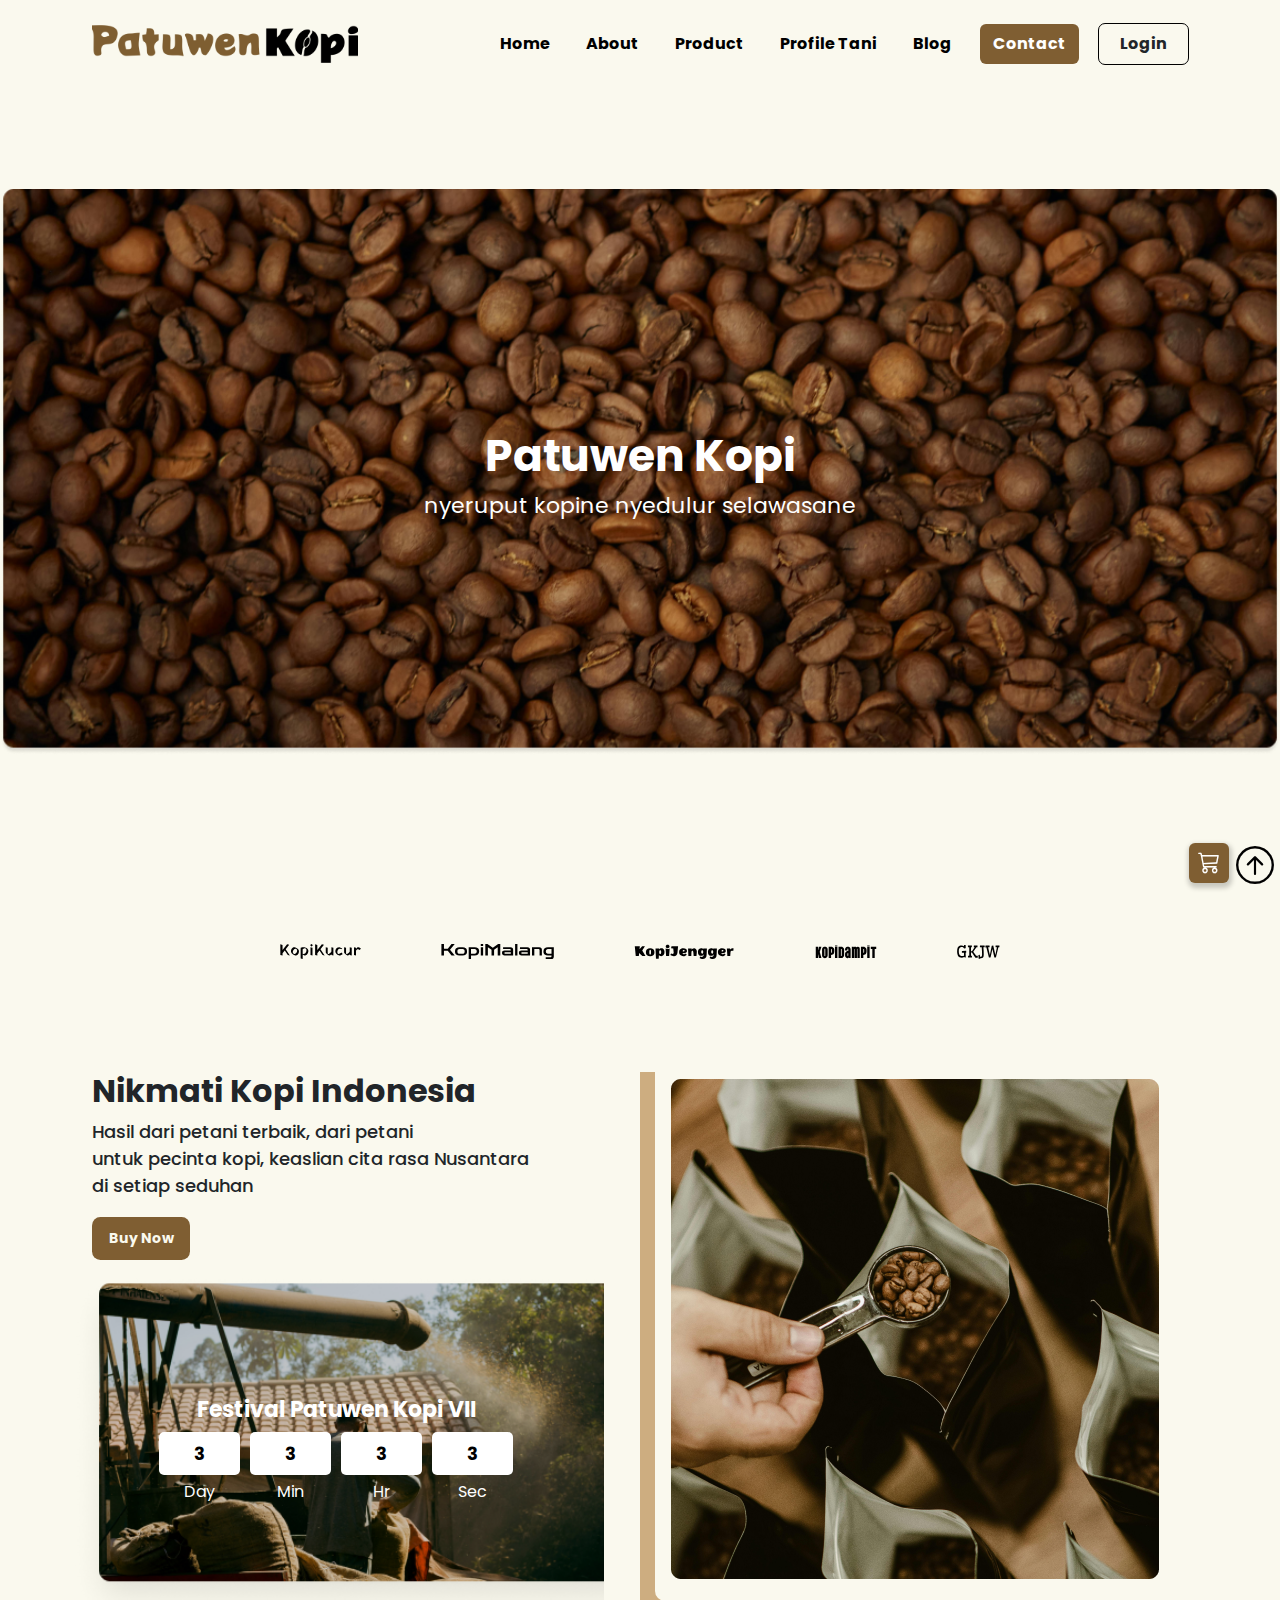
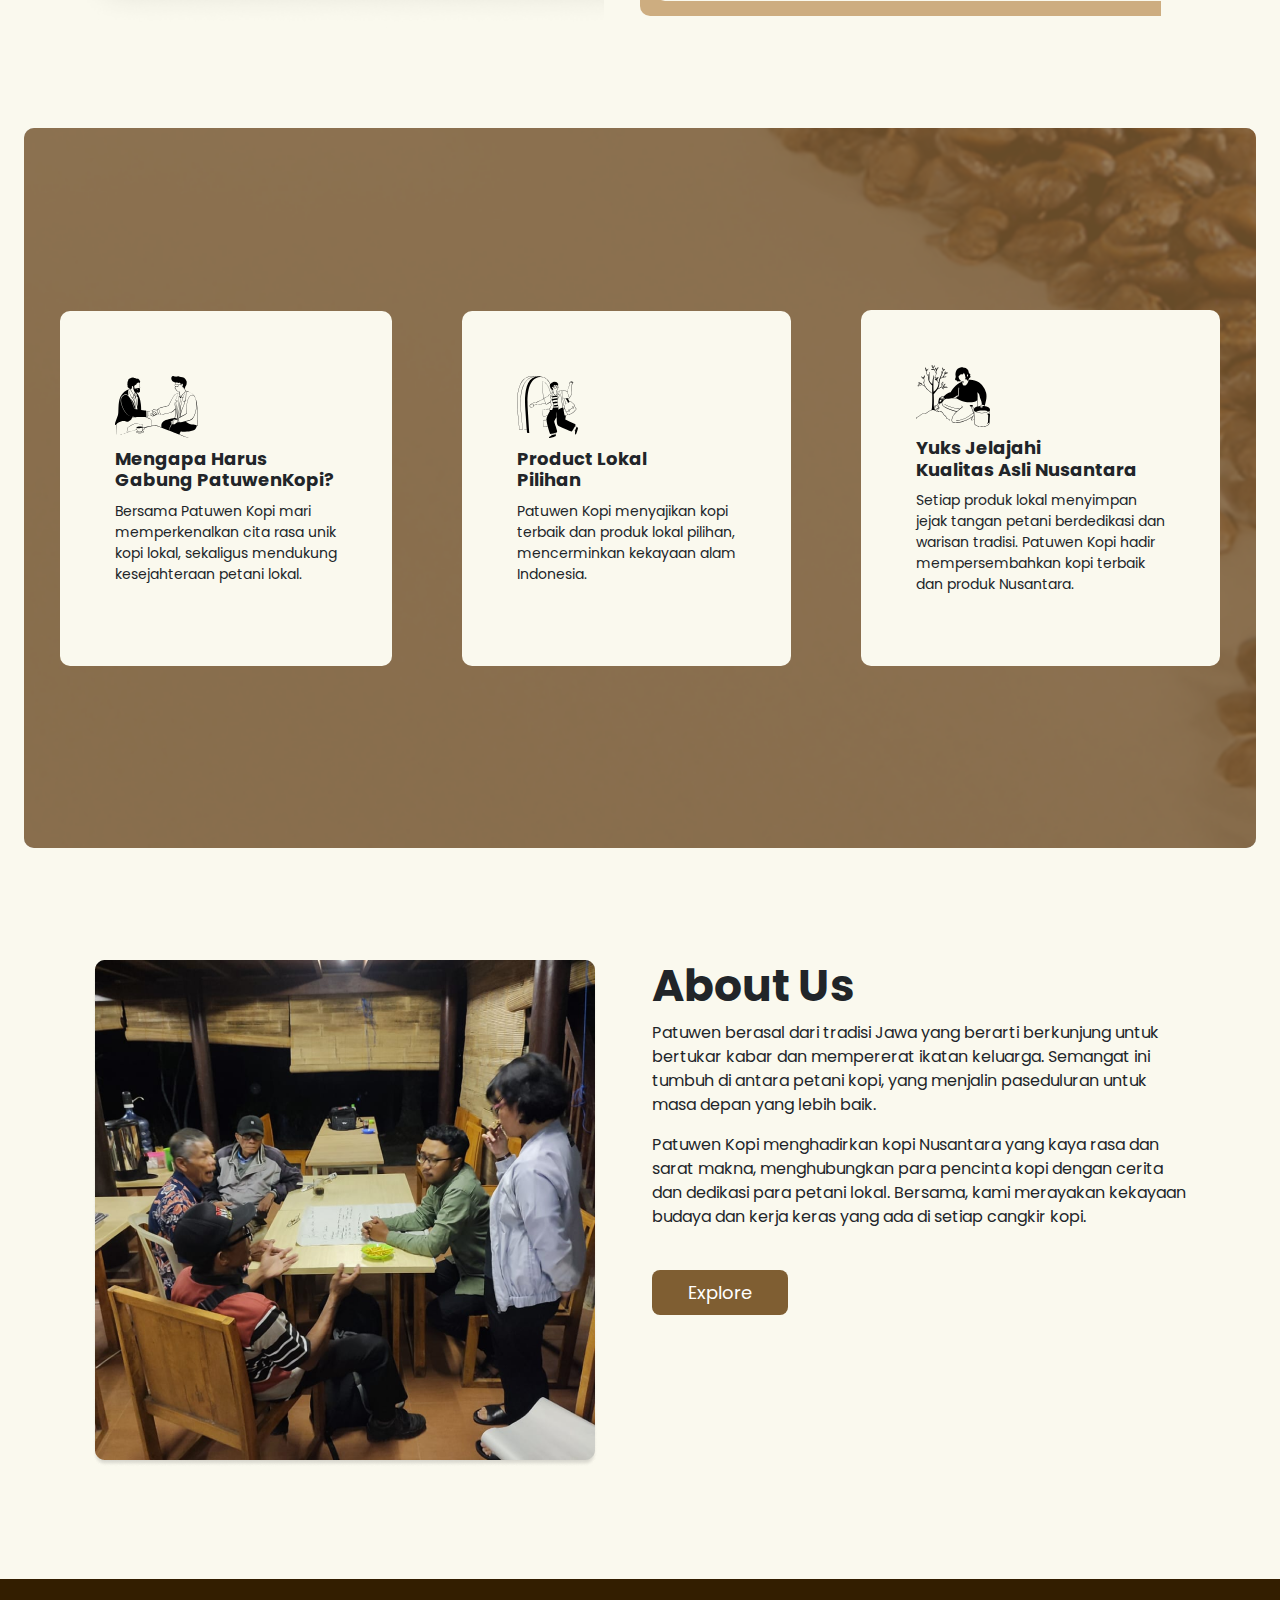
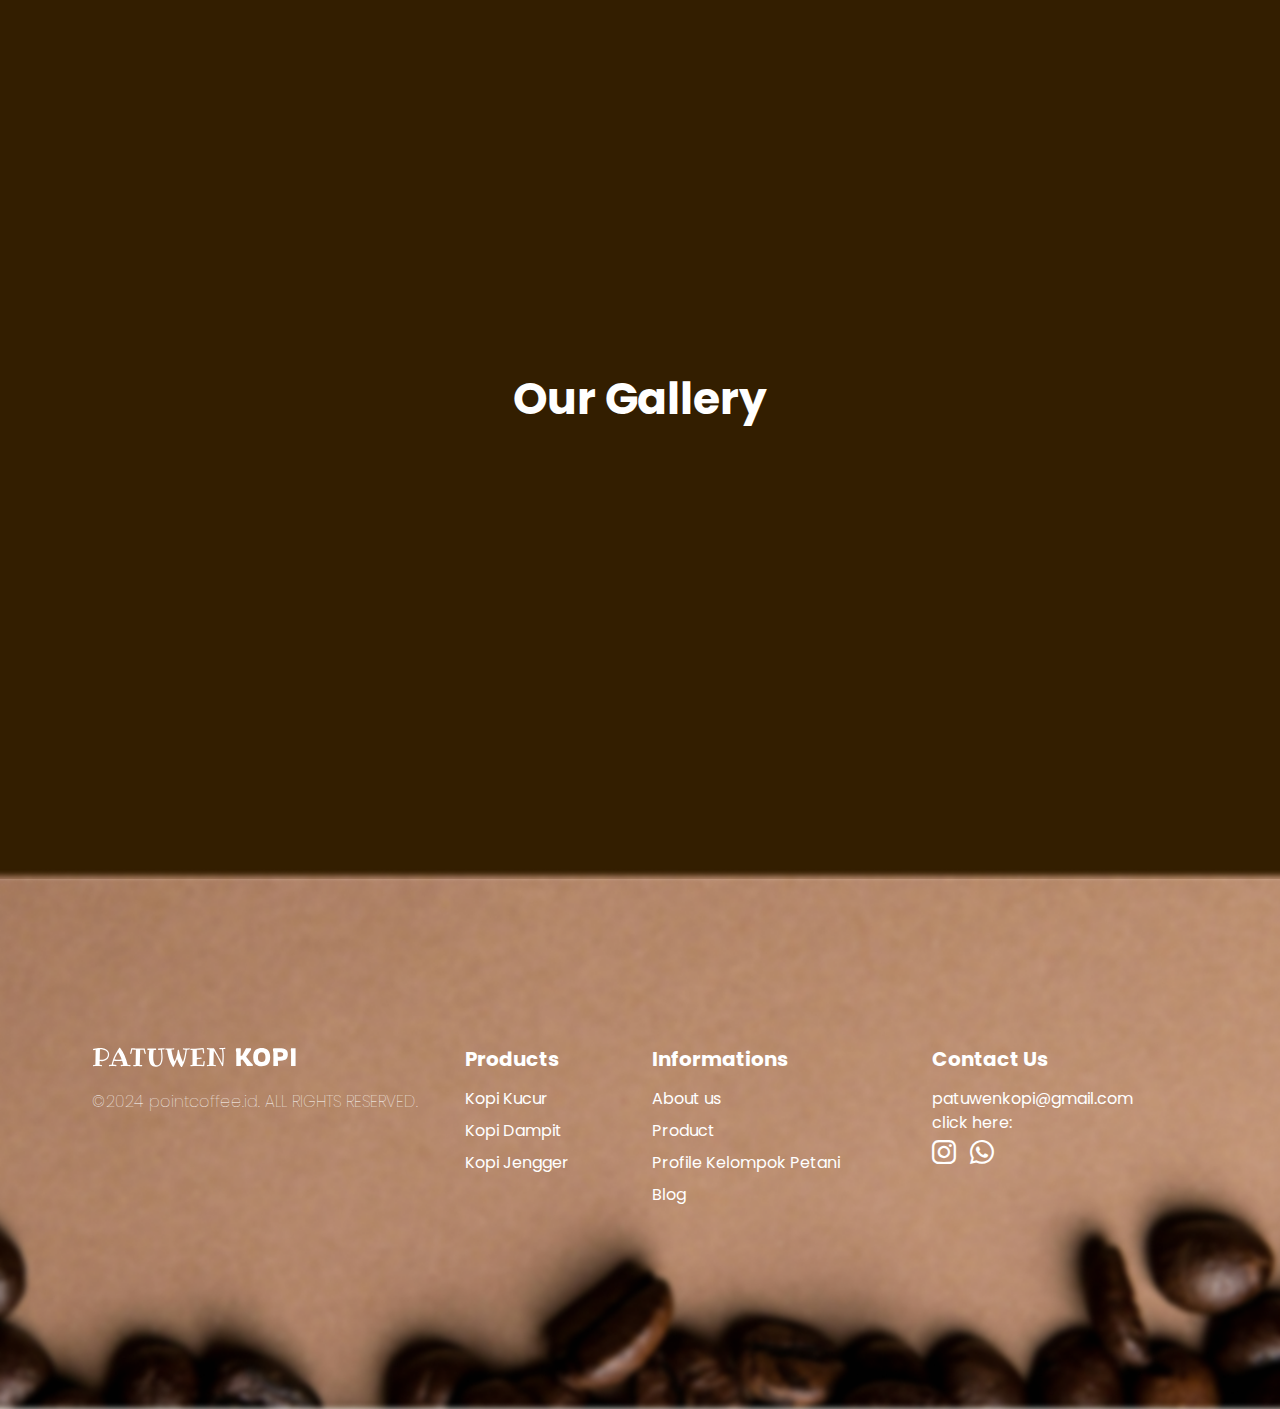
<file: index.html>
<!DOCTYPE html>
<html lang="en">
  <head>
    <meta charset="utf-8" />
    <meta name="viewport" content="width=device-width, initial-scale=1" />
    <title>Patuwen Kopi</title>

    <link
      href="https://cdn.jsdelivr.net/npm/bootstrap@5.3.3/dist/css/bootstrap.min.css"
      rel="stylesheet"
      integrity="sha384-QWTKZyjpPEjISv5WaRU9OFeRpok6YctnYmDr5pNlyT2bRjXh0JMhjY6hW+ALEwIH"
      crossorigin="anonymous"
    />
    <link
      href="https://fonts.googleapis.com/css2?family=Poppins:wght@100;200;500;400;600;700;800;900&display=swap"
      rel="stylesheet"
    />
    <link
      rel="stylesheet"
      href="index.css
    "
    />
    <link
      rel="stylesheet"
      href="https://cdn.jsdelivr.net/npm/bootstrap-icons@1.11.3/font/bootstrap-icons.min.css"
    />

    <link
      rel="stylesheet"
      href="https://cdnjs.cloudflare.com/ajax/libs/OwlCarousel2/2.3.4/assets/owl.carousel.min.css"
      integrity="sha512-tS3S5qG0BlhnQROyJXvNjeEM4UpMXHrQfTGmbQ1gKmelCxlSEBUaxhRBj/EFTzpbP4RVSrpEikbmdJobCvhE3g=="
      crossorigin="anonymous"
      referrerpolicy="no-referrer"
    />

    <link
      rel="stylesheet"
      href="https://cdnjs.cloudflare.com/ajax/libs/OwlCarousel2/2.3.4/assets/owl.theme.default.min.css"
      integrity="sha512-sMXtMNL1zRzolHYKEujM2AqCLUR9F2C4/05cdbxjjLSRvMQIciEPCQZo++nk7go3BtSuK9kfa/s+a4f4i5pLkw=="
      crossorigin="anonymous"
      referrerpolicy="no-referrer"
    />
  </head>
  <body>
    <div id="navbar"></div>

    <div class="cover-image">
      <div class="title-cover">Patuwen Kopi</div>
      <div class="tagline-cover">nyeruput kopine nyedulur selawasane</div>
    </div>

    <div class="logo-group">
      <img src="./Image/partner-logo/KopiKucur.svg" alt="" />
      <img src="./Image/partner-logo/KopiMalang.svg" alt="" />
      <img src="./Image/partner-logo/KopiJengger.svg" alt="" />
      <img src="./Image/partner-logo/KopiDampit.svg" alt="" />
      <img src="./Image/partner-logo/GKJW.svg" alt="" />
    </div>

    <div class="nikmati">
      <div class="container">
        <div class="row">
          <div class="col-6 left-side">
            <h2>Nikmati Kopi Indonesia</h2>
            <h4>
              Hasil dari petani terbaik, dari petani <br />
              untuk pecinta kopi, keaslian cita rasa Nusantara <br />
              di setiap seduhan
            </h4>
            <button class="btn btn-buynow" type="submit">Buy Now</button>
            <div class="img">
              <h3>Festival Patuwen Kopi VII</h3>
              <div class="time-group">
                <div class="time">
                  <div class="time-content">3</div>
                  <div class="time-desc">Day</div>
                </div>
                <div class="time">
                  <div class="time-content">3</div>
                  <div class="time-desc">Min</div>
                </div>
                <div class="time">
                  <div class="time-content">3</div>
                  <div class="time-desc">Hr</div>
                </div>
                <div class="time">
                  <div class="time-content">3</div>
                  <div class="time-desc">Sec</div>
                </div>
              </div>
            </div>
          </div>
          <div class="col-6 right-side">
            <div class="brown-block"></div>
            <div class="light-brown-block"></div>
            <div class="img">
              <img src="./Image/right-side-nikmati-image.png" alt="" />
            </div>
          </div>
        </div>
      </div>
    </div>

    <div class="container-fluid px-4">
      <div class="mengapa">
        <div class="mengapa-overlay"></div>
        <div class="mengapa-group">
          <div class="mengapa-content">
            <img src="./Image/mengapa-harus-gabung-img.svg" alt="" />
            <h3>
              Mengapa Harus <br />
              Gabung PatuwenKopi?
            </h3>
            <p>
              Bersama Patuwen Kopi mari <br />
              memperkenalkan cita rasa unik <br />
              kopi lokal, sekaligus mendukung <br />
              kesejahteraan petani lokal.
            </p>
          </div>
          <div class="mengapa-content">
            <img src="./Image/product-lokal-img.svg" alt="" />
            <h3>
              Product Lokal <br />
              Pilihan
            </h3>
            <p>
              Patuwen Kopi menyajikan kopi <br />
              terbaik dan produk lokal pilihan, <br />
              mencerminkan kekayaan alam <br />
              Indonesia.
            </p>
          </div>
          <div class="mengapa-content" style="padding-block: 55px">
            <img src="./Image/yuk-jelajahi-image.svg" alt="" />
            <h3>
              Yuks Jelajahi <br />
              Kualitas Asli Nusantara
            </h3>
            <p>
              Setiap produk lokal menyimpan <br />
              jejak tangan petani berdedikasi dan <br />
              warisan tradisi. Patuwen Kopi hadir <br />
              mempersembahkan kopi terbaik <br />
              dan produk Nusantara.
            </p>
          </div>
        </div>
      </div>
    </div>

    <div class="about">
      <div class="container">
        <div class="row">
          <div class="col-6">
            <div class="img">
              <img src="./Image/about_image.png" alt="" />
            </div>
          </div>
          <div class="col-6 about-us">
            <h1 style="font-weight: bold">About Us</h1>
            <p>
              Patuwen berasal dari tradisi Jawa yang berarti berkunjung untuk
              bertukar kabar dan mempererat ikatan keluarga. Semangat ini tumbuh
              di antara petani kopi, yang menjalin paseduluran untuk masa depan
              yang lebih baik.
            </p>
            <p>
              Patuwen Kopi menghadirkan kopi Nusantara yang kaya rasa dan sarat
              makna, menghubungkan para pencinta kopi dengan cerita dan dedikasi
              para petani lokal. Bersama, kami merayakan kekayaan budaya dan
              kerja keras yang ada di setiap cangkir kopi.
            </p>
            <a href=""><div class="btn btn-lg btn-explore">Explore</div></a>
          </div>
        </div>
      </div>
    </div>

    <div class="gallery">
      <h1>Our Gallery</h1>
      <div class="owl-carousel owl-theme">
        <div class="item">
          <img src="./Image/our-gallery/gallery-1.png" alt="" />
        </div>
        <div class="item">
          <img src="./Image/our-gallery/gallery-2.png" alt="" />
        </div>
        <div class="item">
          <img src="./Image/our-gallery/gallery-3.png" alt="" />
        </div>
        <div class="item">
          <img src="./Image/our-gallery/gallery-4.png" alt="" />
        </div>
        <div class="item">
          <img src="./Image/our-gallery/gallery-5.png" alt="" />
        </div>
      </div>
    </div>

    <div id="footer"></div>
    <div id="float"></div>

    <script
      src="https://cdnjs.cloudflare.com/ajax/libs/jquery/3.7.1/jquery.min.js"
      integrity="sha512-v2CJ7UaYy4JwqLDIrZUI/4hqeoQieOmAZNXBeQyjo21dadnwR+8ZaIJVT8EE2iyI61OV8e6M8PP2/4hpQINQ/g=="
      crossorigin="anonymous"
      referrerpolicy="no-referrer"
    ></script>
    <script
      src="https://cdnjs.cloudflare.com/ajax/libs/OwlCarousel2/2.3.4/owl.carousel.min.js"
      integrity="sha512-bPs7Ae6pVvhOSiIcyUClR7/q2OAsRiovw4vAkX+zJbw3ShAeeqezq50RIIcIURq7Oa20rW2n2q+fyXBNcU9lrw=="
      crossorigin="anonymous"
      referrerpolicy="no-referrer"
    ></script>
    <script
      src="https://cdn.jsdelivr.net/npm/bootstrap@5.3.3/dist/js/bootstrap.bundle.min.js"
      integrity="sha384-YvpcrYf0tY3lHB60NNkmXc5s9fDVZLESaAA55NDzOxhy9GkcIdslK1eN7N6jIeHz"
      crossorigin="anonymous"
    ></script>

    <script>
      // Memuat navbar.html
      fetch("navbar.html")
        .then((response) => response.text())
        .then((data) => {
          document.getElementById("navbar").innerHTML = data;
        });

      // Memuat footer.html
      fetch("footer.html")
        .then((response) => response.text())
        .then((data) => {
          document.getElementById("footer").innerHTML = data;
        });

      fetch("float-icons.html")
        .then((response) => response.text())
        .then((data) => {
          document.getElementById("float").innerHTML = data;
        });
    </script>

    <script type="text/javascript">
      $(".owl-carousel").owlCarousel({
        loop: true,
        center: true,
        margin: 10,
        nav: true,
        responsive: {
          0: {
            items: 1,
          },
          600: {
            items: 5,
          },
          1000: {
            items: 4,
          },
        },
      });
    </script>
  </body>
</html>
</file>
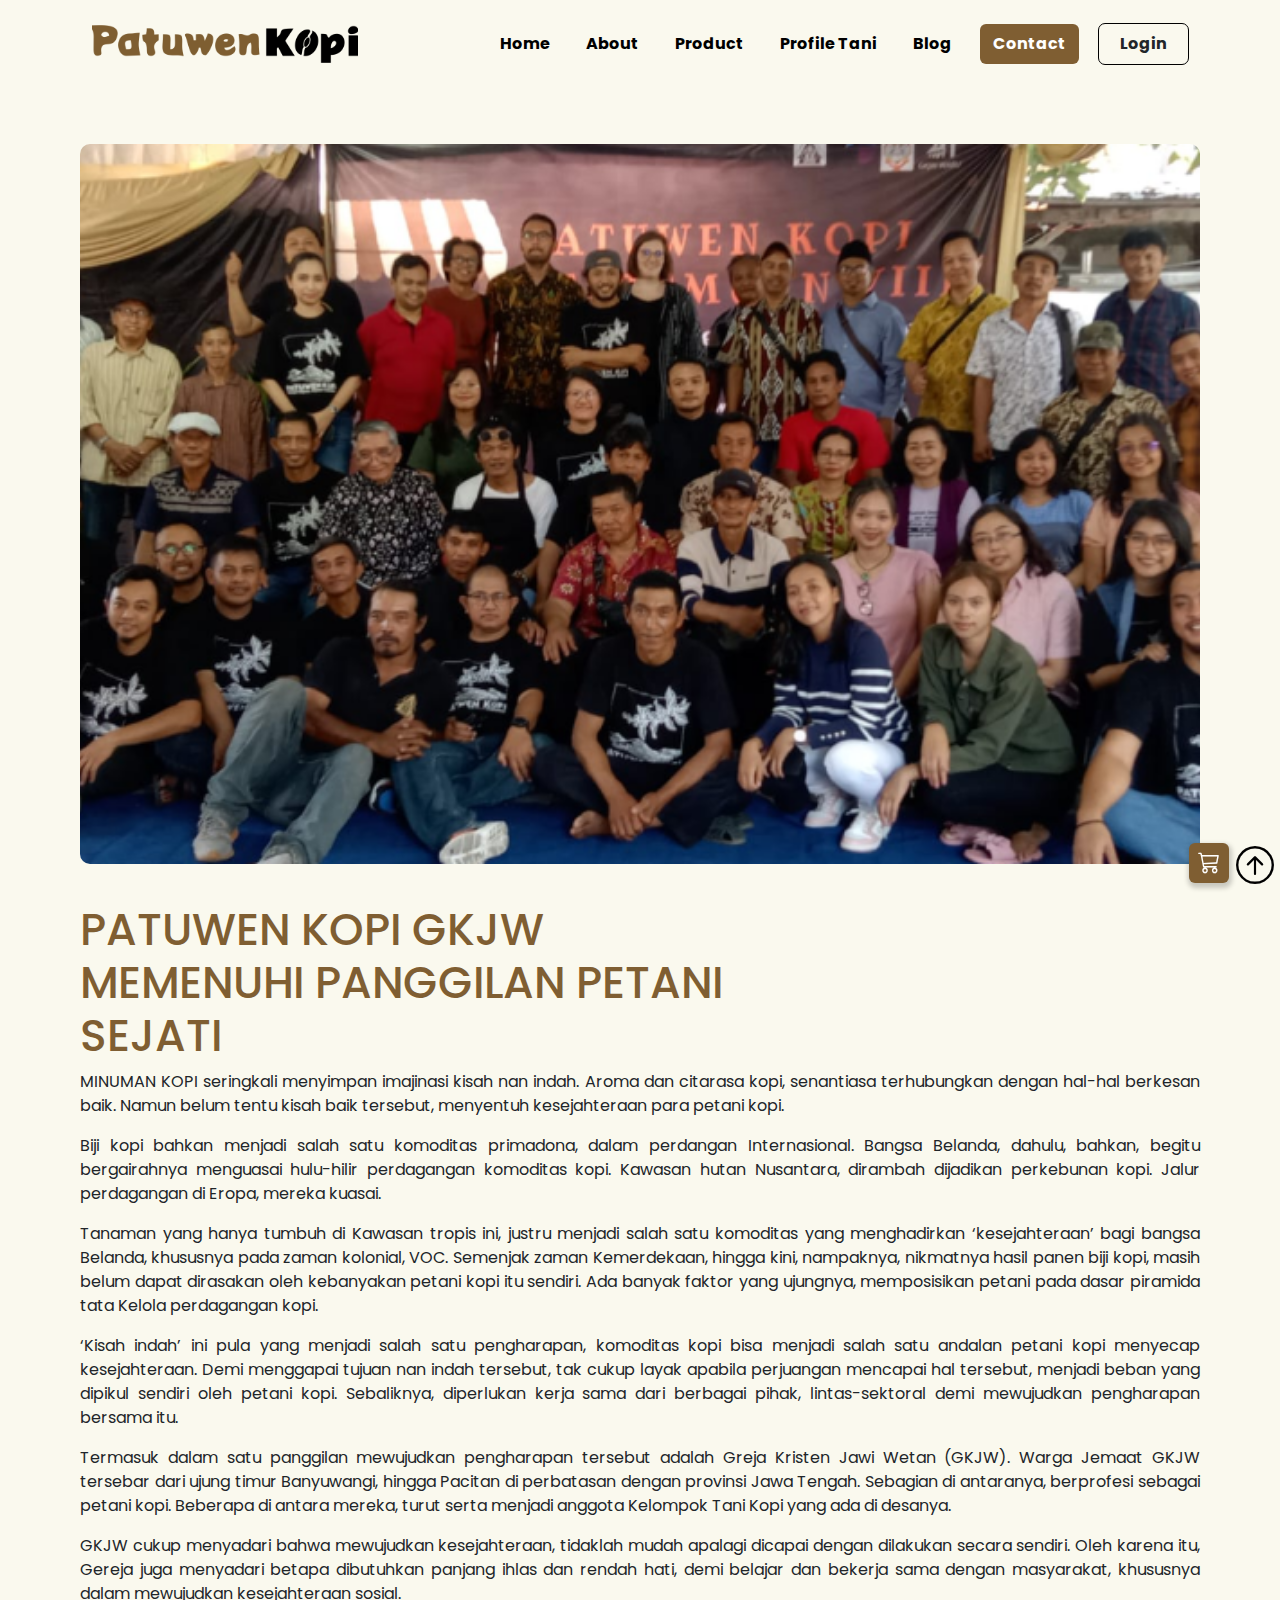
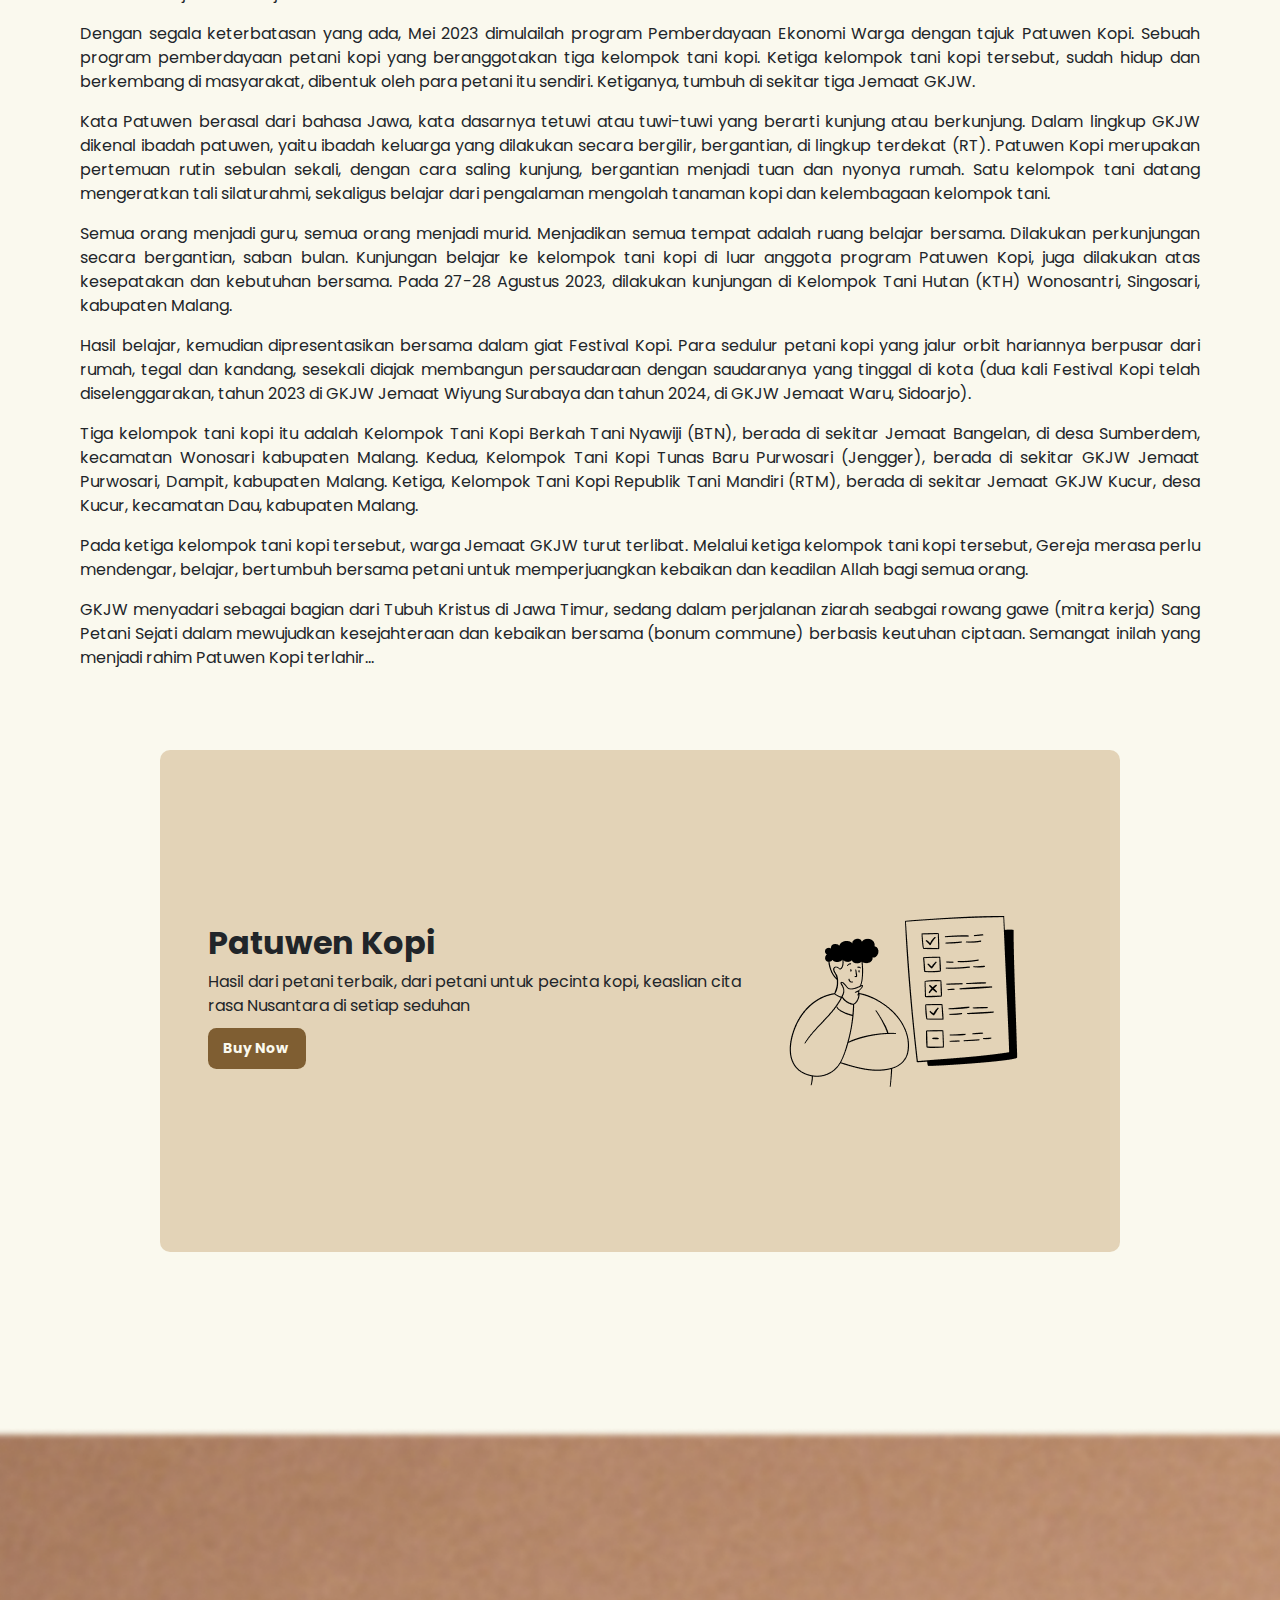
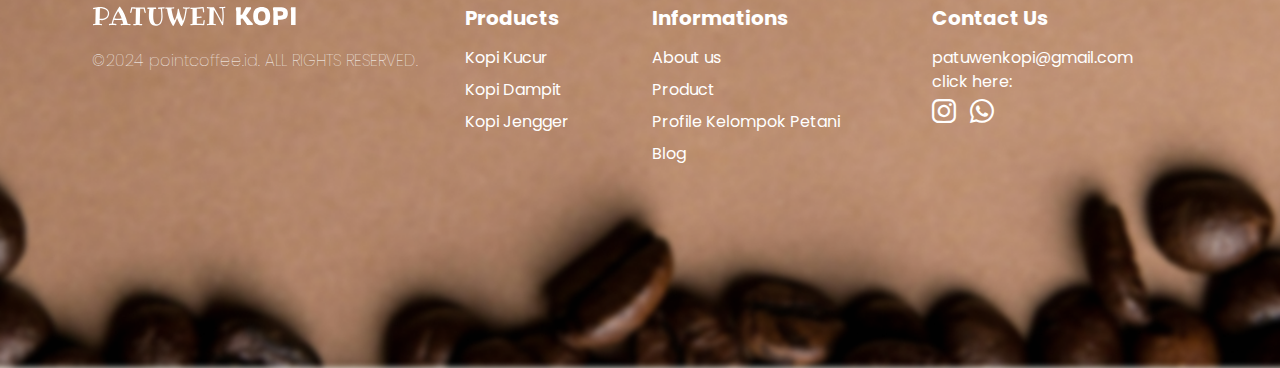
<file: about.html>
<!DOCTYPE html>
<html lang="en">
  <head>
    <meta charset="utf-8" />
    <meta name="viewport" content="width=device-width, initial-scale=1" />
    <title>Patuwen Kopi</title>

    <link
      href="https://cdn.jsdelivr.net/npm/bootstrap@5.3.3/dist/css/bootstrap.min.css"
      rel="stylesheet"
      integrity="sha384-QWTKZyjpPEjISv5WaRU9OFeRpok6YctnYmDr5pNlyT2bRjXh0JMhjY6hW+ALEwIH"
      crossorigin="anonymous"
    />
    <link
      href="https://fonts.googleapis.com/css2?family=Poppins:wght@100;200;500;400;600&display=swap"
      rel="stylesheet"
    />
    <link
      rel="stylesheet"
      href="index.css
    "
    />
    <link
      rel="stylesheet"
      href="https://cdn.jsdelivr.net/npm/bootstrap-icons@1.11.3/font/bootstrap-icons.min.css"
    />

    <link
      rel="stylesheet"
      href="https://cdnjs.cloudflare.com/ajax/libs/OwlCarousel2/2.3.4/assets/owl.carousel.min.css"
      integrity="sha512-tS3S5qG0BlhnQROyJXvNjeEM4UpMXHrQfTGmbQ1gKmelCxlSEBUaxhRBj/EFTzpbP4RVSrpEikbmdJobCvhE3g=="
      crossorigin="anonymous"
      referrerpolicy="no-referrer"
    />

    <link
      rel="stylesheet"
      href="https://cdnjs.cloudflare.com/ajax/libs/OwlCarousel2/2.3.4/assets/owl.theme.default.min.css"
      integrity="sha512-sMXtMNL1zRzolHYKEujM2AqCLUR9F2C4/05cdbxjjLSRvMQIciEPCQZo++nk7go3BtSuK9kfa/s+a4f4i5pLkw=="
      crossorigin="anonymous"
      referrerpolicy="no-referrer"
    />
  </head>
  <body>
    <div id="navbar"></div>

    <div class="about">
        <!-- Tunas Baru -->
          <div class="img-group">
            <div
              class="main-img"
              style="
                background-image: url('./Image/about-page/about-img.png');
              "
            ></div>
          </div>
          <div class="tab-description">
            <h1 style="color: #7F5E32;">PATUWEN KOPI GKJW <br>
                MEMENUHI PANGGILAN PETANI  <br>SEJATI</h1>
                <p>MINUMAN KOPI seringkali menyimpan imajinasi kisah nan indah. Aroma dan citarasa kopi, senantiasa terhubungkan dengan hal-hal berkesan baik. Namun belum tentu kisah baik tersebut, menyentuh kesejahteraan para petani kopi.</p>

                <p>Biji kopi bahkan menjadi salah satu komoditas primadona, dalam perdangan Internasional. Bangsa Belanda, dahulu, bahkan, begitu bergairahnya menguasai hulu-hilir perdagangan komoditas kopi. Kawasan hutan Nusantara, dirambah dijadikan perkebunan kopi. Jalur perdagangan di Eropa, mereka kuasai.</p>
                
                <p>Tanaman yang hanya tumbuh di Kawasan tropis ini, justru menjadi salah satu komoditas yang menghadirkan ‘kesejahteraan’ bagi bangsa Belanda, khususnya pada zaman kolonial, VOC. Semenjak zaman Kemerdekaan, hingga kini, nampaknya, nikmatnya hasil panen biji kopi, masih belum dapat dirasakan oleh kebanyakan petani kopi itu sendiri. Ada banyak faktor yang ujungnya, memposisikan petani pada dasar piramida tata Kelola perdagangan kopi.</p>
                
                <p>‘Kisah indah’ ini pula yang menjadi salah satu pengharapan, komoditas kopi bisa menjadi salah satu andalan petani kopi menyecap kesejahteraan. Demi menggapai tujuan nan indah tersebut, tak cukup layak apabila perjuangan mencapai hal tersebut, menjadi beban yang dipikul sendiri oleh petani kopi. Sebaliknya, diperlukan kerja sama dari berbagai pihak, lintas-sektoral demi mewujudkan pengharapan bersama itu.</p>
                
                <p>Termasuk dalam satu panggilan mewujudkan pengharapan tersebut adalah Greja Kristen Jawi Wetan (GKJW). Warga Jemaat GKJW tersebar dari ujung timur Banyuwangi, hingga Pacitan di perbatasan dengan provinsi Jawa Tengah. Sebagian di antaranya, berprofesi sebagai petani kopi. Beberapa di antara mereka, turut serta menjadi anggota Kelompok Tani Kopi yang ada di desanya.</p>
                
                <p>GKJW cukup menyadari bahwa mewujudkan kesejahteraan, tidaklah mudah apalagi dicapai dengan dilakukan secara sendiri. Oleh karena itu, Gereja juga menyadari betapa dibutuhkan panjang ihlas dan rendah hati, demi belajar dan bekerja sama dengan masyarakat, khususnya dalam mewujudkan kesejahteraan sosial.</p>
                
                <p>Dengan segala keterbatasan yang ada, Mei 2023 dimulailah program Pemberdayaan Ekonomi Warga dengan tajuk Patuwen Kopi. Sebuah program pemberdayaan petani kopi yang beranggotakan tiga kelompok tani kopi. Ketiga kelompok tani kopi tersebut, sudah hidup dan berkembang di masyarakat, dibentuk oleh para petani itu sendiri. Ketiganya, tumbuh di sekitar tiga Jemaat GKJW.</p>
                
                <p>Kata Patuwen berasal dari bahasa Jawa, kata dasarnya tetuwi atau tuwi-tuwi yang berarti kunjung atau berkunjung. Dalam lingkup GKJW dikenal ibadah patuwen, yaitu ibadah keluarga yang dilakukan secara bergilir, bergantian, di lingkup terdekat (RT). Patuwen Kopi merupakan pertemuan rutin sebulan sekali, dengan cara saling kunjung, bergantian menjadi tuan dan nyonya rumah. Satu kelompok tani datang mengeratkan tali silaturahmi, sekaligus belajar dari pengalaman mengolah tanaman kopi dan kelembagaan kelompok tani.</p>
                
                <p>Semua orang menjadi guru, semua orang menjadi murid. Menjadikan semua tempat adalah ruang belajar bersama. Dilakukan perkunjungan secara bergantian, saban bulan. Kunjungan belajar ke kelompok tani kopi di luar anggota program Patuwen Kopi, juga dilakukan atas kesepatakan dan kebutuhan bersama. Pada 27-28 Agustus 2023, dilakukan kunjungan di Kelompok Tani Hutan (KTH) Wonosantri, Singosari, kabupaten Malang.</p>
                
                <p>Hasil belajar, kemudian dipresentasikan bersama dalam giat Festival Kopi. Para sedulur petani kopi yang jalur orbit hariannya berpusar dari rumah, tegal dan kandang, sesekali diajak membangun persaudaraan dengan saudaranya yang tinggal di kota (dua kali Festival Kopi telah diselenggarakan, tahun 2023 di GKJW Jemaat Wiyung Surabaya dan tahun 2024, di GKJW Jemaat Waru, Sidoarjo).</p>
                
                <p>Tiga kelompok tani kopi itu adalah Kelompok Tani Kopi Berkah Tani Nyawiji (BTN), berada di sekitar Jemaat Bangelan, di desa Sumberdem, kecamatan Wonosari kabupaten Malang. Kedua, Kelompok Tani Kopi Tunas Baru Purwosari (Jengger), berada di sekitar GKJW Jemaat Purwosari, Dampit, kabupaten Malang. Ketiga, Kelompok Tani Kopi Republik Tani Mandiri (RTM), berada di sekitar Jemaat GKJW Kucur, desa Kucur, kecamatan Dau, kabupaten Malang.</p>
                
                <p>Pada ketiga kelompok tani kopi tersebut, warga Jemaat GKJW turut terlibat. Melalui ketiga kelompok tani kopi tersebut, Gereja merasa perlu mendengar, belajar, bertumbuh bersama petani untuk memperjuangkan kebaikan dan keadilan Allah bagi semua orang.</p>
                
                <p>GKJW menyadari sebagai bagian dari Tubuh Kristus di Jawa Timur, sedang dalam perjalanan ziarah seabgai rowang gawe (mitra kerja) Sang Petani Sejati dalam mewujudkan kesejahteraan dan kebaikan bersama (bonum commune) berbasis keutuhan ciptaan. Semangat inilah yang menjadi rahim Patuwen Kopi terlahir...</p>
                
          </div>

          <div class="cta-tunas-baru">
            <div class="box">
              <div class="row w-100 align-items-center">
                <div
                  class="col-8 d-flex flex-column justify-content-between align-items-between"
                >
                  <h2>Patuwen Kopi</h2>
                  <p class="mb-0">
                    Hasil dari petani terbaik, dari petani untuk pecinta kopi, keaslian cita rasa Nusantara di setiap seduhan
                  </p>
                  <a href="" style="text-decoration: none"
                    ><div class="btn-buynow">Buy Now</div></a
                  >
                </div>
                <div class="col-4">
                  <div class="cta-img">
                    <img
                      src="./Image/profile-page/profile-cta-img.png"
                      alt=""
                    />
                  </div>
                </div>
              </div>
            </div>
          </div>
        </div>
      </div>
    </div>

    <div id="footer"></div>
    <div id="float"></div>

    <script>
      const dropdownMenuButton = document.getElementById("dropdownMenuButton");
      document.querySelectorAll(".dropdown-item").forEach((item) => {
        item.addEventListener("click", (event) => {
          event.preventDefault();

          // Update dropdown button label
          dropdownMenuButton.textContent = item.textContent;

          document.querySelectorAll(".tab-pane").forEach((tab) => {
            tab.classList.remove("active");
          });

          const target = item.getAttribute("data-target");

          document.getElementById(target).classList.add("active");
        });
      });
    </script>
    <script
      src="https://cdnjs.cloudflare.com/ajax/libs/jquery/3.7.1/jquery.min.js"
      integrity="sha512-v2CJ7UaYy4JwqLDIrZUI/4hqeoQieOmAZNXBeQyjo21dadnwR+8ZaIJVT8EE2iyI61OV8e6M8PP2/4hpQINQ/g=="
      crossorigin="anonymous"
      referrerpolicy="no-referrer"
    ></script>
    <script
      src="https://cdnjs.cloudflare.com/ajax/libs/OwlCarousel2/2.3.4/owl.carousel.min.js"
      integrity="sha512-bPs7Ae6pVvhOSiIcyUClR7/q2OAsRiovw4vAkX+zJbw3ShAeeqezq50RIIcIURq7Oa20rW2n2q+fyXBNcU9lrw=="
      crossorigin="anonymous"
      referrerpolicy="no-referrer"
    ></script>
    <script
      src="https://cdn.jsdelivr.net/npm/bootstrap@5.3.3/dist/js/bootstrap.bundle.min.js"
      integrity="sha384-YvpcrYf0tY3lHB60NNkmXc5s9fDVZLESaAA55NDzOxhy9GkcIdslK1eN7N6jIeHz"
      crossorigin="anonymous"
    ></script>

    <script>
      // Memuat navbar.html
      fetch("navbar.html")
        .then((response) => response.text())
        .then((data) => {
          document.getElementById("navbar").innerHTML = data;
        });

      // Memuat footer.html
      fetch("footer.html")
        .then((response) => response.text())
        .then((data) => {
          document.getElementById("footer").innerHTML = data;
        });

      fetch("float-icons.html")
        .then((response) => response.text())
        .then((data) => {
          document.getElementById("float").innerHTML = data;
        });
    </script>
  </body>
</html>
</file>
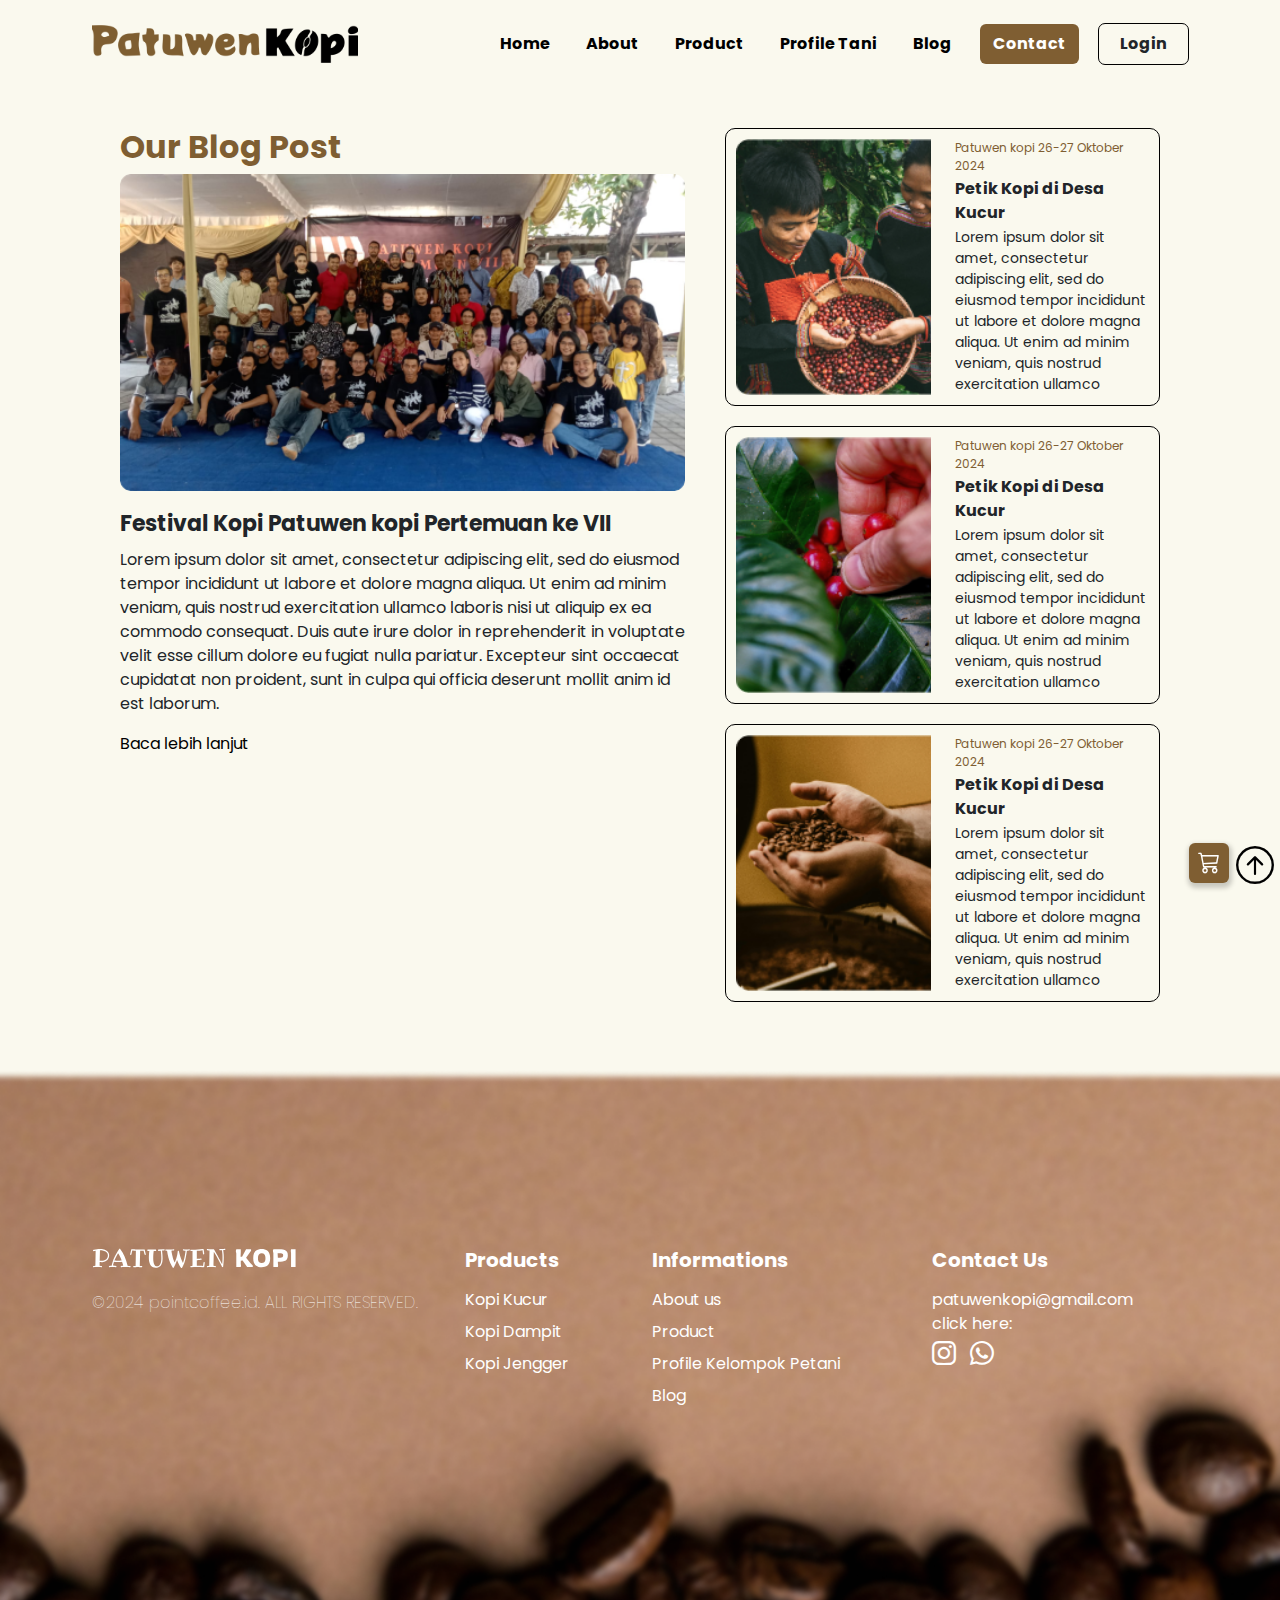
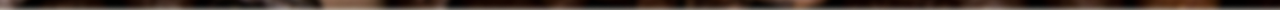
<file: blog.html>
<!DOCTYPE html>
<html lang="en">
  <head>
    <meta charset="utf-8" />
    <meta name="viewport" content="width=device-width, initial-scale=1" />
    <title>Patuwen Kopi</title>

    <link
      href="https://cdn.jsdelivr.net/npm/bootstrap@5.3.3/dist/css/bootstrap.min.css"
      rel="stylesheet"
      integrity="sha384-QWTKZyjpPEjISv5WaRU9OFeRpok6YctnYmDr5pNlyT2bRjXh0JMhjY6hW+ALEwIH"
      crossorigin="anonymous"
    />
    <link
      href="https://fonts.googleapis.com/css2?family=Poppins:wght@100;200;500;400;600&display=swap"
      rel="stylesheet"
    />
    <link
      rel="stylesheet"
      href="index.css
    "
    />
    <link
      rel="stylesheet"
      href="https://cdn.jsdelivr.net/npm/bootstrap-icons@1.11.3/font/bootstrap-icons.min.css"
    />

    <link
      rel="stylesheet"
      href="https://cdnjs.cloudflare.com/ajax/libs/OwlCarousel2/2.3.4/assets/owl.carousel.min.css"
      integrity="sha512-tS3S5qG0BlhnQROyJXvNjeEM4UpMXHrQfTGmbQ1gKmelCxlSEBUaxhRBj/EFTzpbP4RVSrpEikbmdJobCvhE3g=="
      crossorigin="anonymous"
      referrerpolicy="no-referrer"
    />

    <link
      rel="stylesheet"
      href="https://cdnjs.cloudflare.com/ajax/libs/OwlCarousel2/2.3.4/assets/owl.theme.default.min.css"
      integrity="sha512-sMXtMNL1zRzolHYKEujM2AqCLUR9F2C4/05cdbxjjLSRvMQIciEPCQZo++nk7go3BtSuK9kfa/s+a4f4i5pLkw=="
      crossorigin="anonymous"
      referrerpolicy="no-referrer"
    />
  </head>
  <body>
    <div id="navbar"></div>
    <div class="blog-layout mb-5">
      <main class="main-content">
        <article class="left-side">
          <h2>Our Blog Post</h2>
          <img
            src="./Image/blog-page/blog-img-main.png"
            alt="Festival Kopi"
            class="main-image"
          />
          <h3>Festival Kopi Patuwen kopi Pertemuan ke VII</h3>
          <p>
            Lorem ipsum dolor sit amet, consectetur adipiscing elit, sed do
            eiusmod tempor incididunt ut labore et dolore magna aliqua. Ut enim
            ad minim veniam, quis nostrud exercitation ullamco laboris nisi ut
            aliquip ex ea commodo consequat. Duis aute irure dolor in
            reprehenderit in voluptate velit esse cillum dolore eu fugiat nulla
            pariatur. Excepteur sint occaecat cupidatat non proident, sunt in
            culpa qui officia deserunt mollit anim id est laborum.
          </p>
          <a href="#">Baca lebih lanjut</a>
        </article>
      </main>

      <!-- Bagian Sidebar -->
      <aside class="sidebar">
        <div class="card right-side">
          <div class="row">
            <div class="col-6">
              <div
                class="blog-img-content"
                style="
                  background-image: url('./Image/blog-page/blog-img-1.png');
                "
              ></div>
            </div>
            <div class="col-6">
              <div class="date">Patuwen kopi 26-27 Oktober 2024</div>
              <div class="title">Petik Kopi di Desa Kucur</div>
              <div class="desc">
                Lorem ipsum dolor sit amet, consectetur adipiscing elit, sed do
                eiusmod tempor incididunt ut labore et dolore magna aliqua. Ut
                enim ad minim veniam, quis nostrud exercitation ullamco
              </div>
            </div>
          </div>
        </div>

        <div class="card right-side">
          <div class="row">
            <div class="col-6">
              <div
                class="blog-img-content"
                style="
                  background-image: url('./Image/blog-page/blog-img-2.png');
                "
              ></div>
            </div>
            <div class="col-6">
              <div class="date">Patuwen kopi 26-27 Oktober 2024</div>
              <div class="title">Petik Kopi di Desa Kucur</div>
              <div class="desc">
                Lorem ipsum dolor sit amet, consectetur adipiscing elit, sed do
                eiusmod tempor incididunt ut labore et dolore magna aliqua. Ut
                enim ad minim veniam, quis nostrud exercitation ullamco
              </div>
            </div>
          </div>
        </div>

        <div class="card right-side">
          <div class="row">
            <div class="col-6">
              <div
                class="blog-img-content"
                style="
                  background-image: url('./Image/blog-page/blog-img-3.png');
                "
              ></div>
            </div>
            <div class="col-6">
              <div class="date">Patuwen kopi 26-27 Oktober 2024</div>
              <div class="title">Petik Kopi di Desa Kucur</div>
              <div class="desc">
                Lorem ipsum dolor sit amet, consectetur adipiscing elit, sed do
                eiusmod tempor incididunt ut labore et dolore magna aliqua. Ut
                enim ad minim veniam, quis nostrud exercitation ullamco
              </div>
            </div>
          </div>
        </div>
      </aside>
    </div>
    <div id="footer"></div>
    <div id="float"></div>

    <script>
      const dropdownMenuButton = document.getElementById("dropdownMenuButton");
      document.querySelectorAll(".dropdown-item").forEach((item) => {
        item.addEventListener("click", (event) => {
          event.preventDefault();

          // Update dropdown button label
          dropdownMenuButton.textContent = item.textContent;

          document.querySelectorAll(".tab-pane").forEach((tab) => {
            tab.classList.remove("active");
          });

          const target = item.getAttribute("data-target");

          document.getElementById(target).classList.add("active");
        });
      });
    </script>
    <script
      src="https://cdnjs.cloudflare.com/ajax/libs/jquery/3.7.1/jquery.min.js"
      integrity="sha512-v2CJ7UaYy4JwqLDIrZUI/4hqeoQieOmAZNXBeQyjo21dadnwR+8ZaIJVT8EE2iyI61OV8e6M8PP2/4hpQINQ/g=="
      crossorigin="anonymous"
      referrerpolicy="no-referrer"
    ></script>
    <script
      src="https://cdnjs.cloudflare.com/ajax/libs/OwlCarousel2/2.3.4/owl.carousel.min.js"
      integrity="sha512-bPs7Ae6pVvhOSiIcyUClR7/q2OAsRiovw4vAkX+zJbw3ShAeeqezq50RIIcIURq7Oa20rW2n2q+fyXBNcU9lrw=="
      crossorigin="anonymous"
      referrerpolicy="no-referrer"
    ></script>
    <script
      src="https://cdn.jsdelivr.net/npm/bootstrap@5.3.3/dist/js/bootstrap.bundle.min.js"
      integrity="sha384-YvpcrYf0tY3lHB60NNkmXc5s9fDVZLESaAA55NDzOxhy9GkcIdslK1eN7N6jIeHz"
      crossorigin="anonymous"
    ></script>

    <script>
      // Memuat navbar.html
      fetch("navbar.html")
        .then((response) => response.text())
        .then((data) => {
          document.getElementById("navbar").innerHTML = data;
        });

      // Memuat footer.html
      fetch("footer.html")
        .then((response) => response.text())
        .then((data) => {
          document.getElementById("footer").innerHTML = data;
        });

      fetch("float-icons.html")
        .then((response) => response.text())
        .then((data) => {
          document.getElementById("float").innerHTML = data;
        });
    </script>
  </body>
</html>
</file>
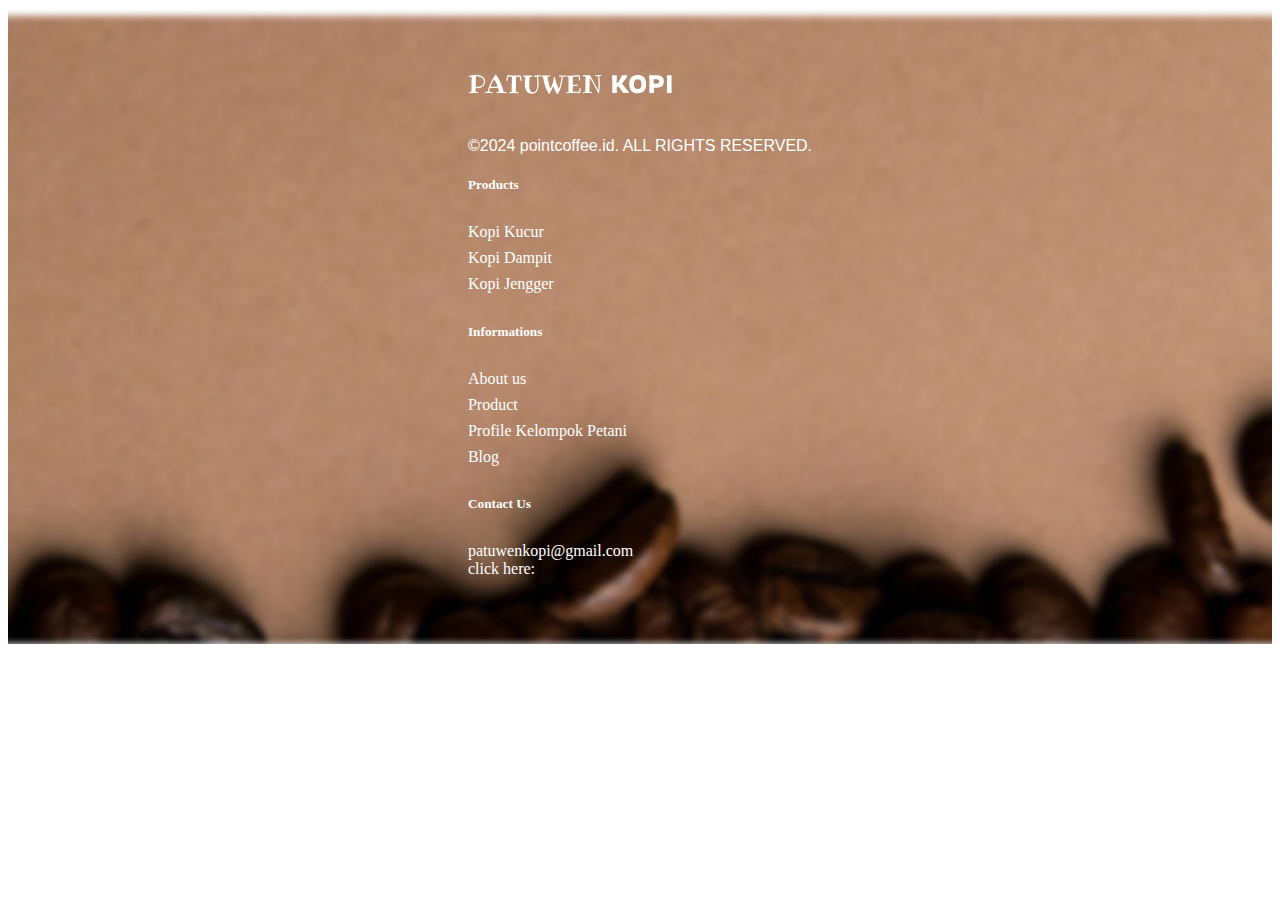
<file: footer.html>
<!DOCTYPE html>
<html lang="en">
  <head>
    <meta charset="UTF-8" />
    <meta name="viewport" content="width=device-width, initial-scale=1.0" />
    <title>Document</title>

    <style>
      .footer {
        height: 60vh;
        background-image: url("./Image/footer-background.png");
        background-repeat: no-repeat;
        background-size: cover;
        background-position: bottom;
        display: flex;
        justify-content: center;
        padding-block: 3em;
        text-align: left;
        align-items: center;
        padding-inline: 5em;
      }

      .footer-title {
        font-weight: bold;
        color: white;
        padding-bottom: 8px;
      }

      .footer-content {
        padding: 0;
      }

      .footer-content li {
        list-style-type: none;
        padding: 0;
        padding-bottom: 8px;
      }

      .footer-content a {
        color: white;
        text-decoration: none;
      }

      .socmed-group {
        gap: 14px;
        display: flex;
      }

      .socmed-group a {
        color: white;
        font-size: 24px;
      }
    </style>
  </head>
  <body>
    <div class="footer">
      <div class="container">
        <div class="row">
          <div class="col-4">
            <img
              style="padding-bottom: 22px"
              src="./Image/footer_logo.svg"
              alt=""
            />
            <p
              style="
                color: white;
                font-family: 'Poppins', sans-serif;
                font-weight: 100;
              "
            >
              ©2024 pointcoffee.id. ALL RIGHTS RESERVED.
            </p>
          </div>
          <div class="col-2">
            <h5 class="footer-title">Products</h5>
            <ul class="footer-content">
              <li><a href="">Kopi Kucur</a></li>
              <li><a href="">Kopi Dampit</a></li>
              <li><a href="">Kopi Jengger</a></li>
            </ul>
          </div>
          <div class="col-3">
            <h5 class="footer-title">Informations</h5>
            <ul class="footer-content">
              <li><a href="">About us</a></li>
              <li><a href="">Product</a></li>
              <li><a href="">Profile Kelompok Petani</a></li>
              <li><a href="">Blog</a></li>
            </ul>
          </div>
          <div class="col-3">
            <h5 class="footer-title">Contact Us</h5>
            <p style="color: white; margin: 0">patuwenkopi@gmail.com</p>
            <p style="color: white; margin: 0">click here:</p>
            <div class="socmed-group">
              <a href=""><i class="bi bi-instagram"></i></a>
              <a href=""><i class="bi bi-whatsapp"></i></a>
            </div>
          </div>
        </div>
      </div>
    </div>
  </body>
</html>
</file>
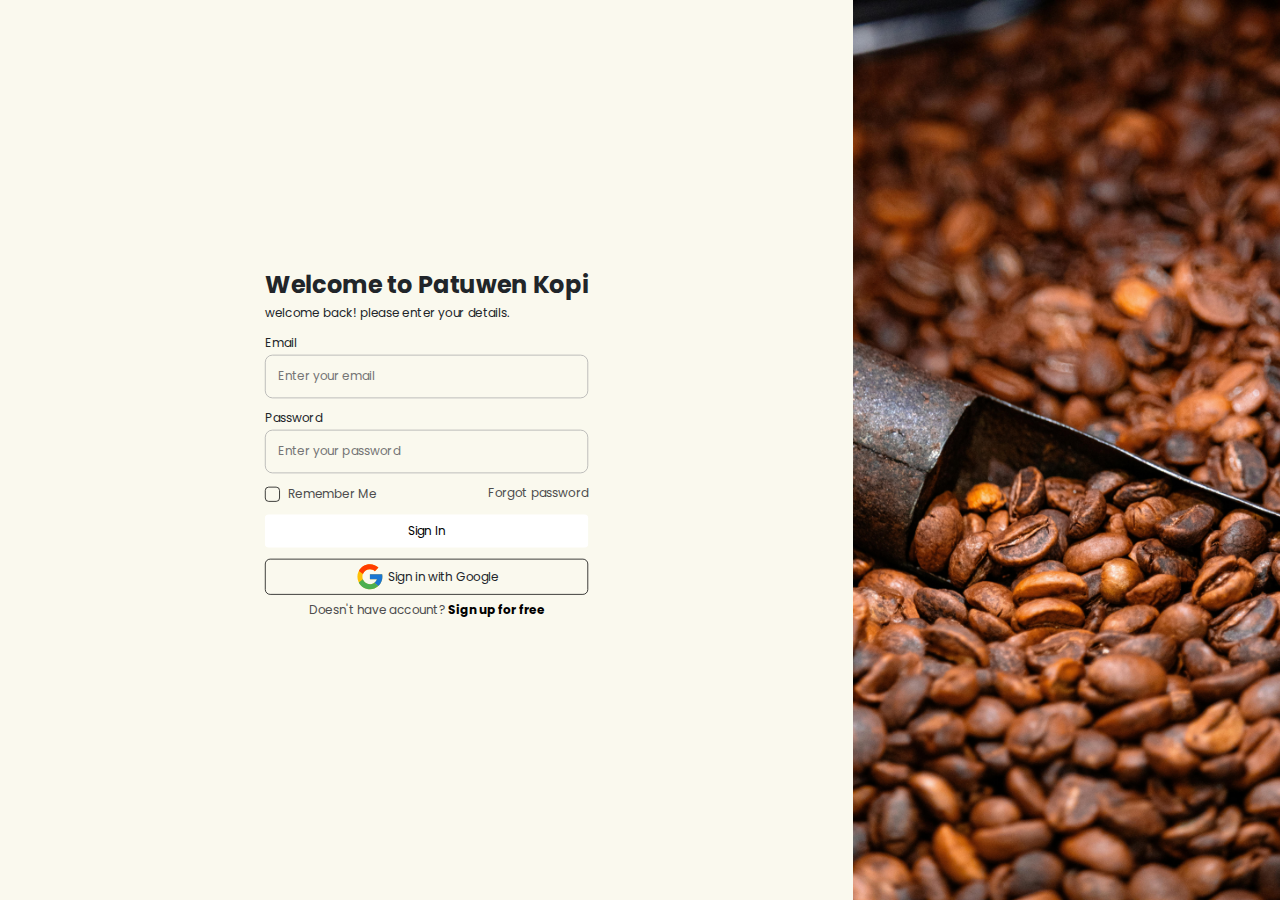
<file: login.html>
<!DOCTYPE html>
<html lang="en">
  <head>
    <meta charset="utf-8" />
    <meta name="viewport" content="width=device-width, initial-scale=1" />
    <title>Patuwen Kopi - Login</title>
    <link
      href="https://cdn.jsdelivr.net/npm/bootstrap@5.3.3/dist/css/bootstrap.min.css"
      rel="stylesheet"
      integrity="sha384-QWTKZyjpPEjISv5WaRU9OFeRpok6YctnYmDr5pNlyT2bRjXh0JMhjY6hW+ALEwIH"
      crossorigin="anonymous"
    />
    <link
      href="https://fonts.googleapis.com/css2?family=Poppins:wght@300;400;600&display=swap"
      rel="stylesheet"
    />
    <link rel="stylesheet" href="login-reg.css" />
  </head>
  <body>
    <div class="login-container">
      <div class="login-form">
        <form>
          <h2 class="fw-bold">Welcome to Patuwen Kopi</h2>
          <p>welcome back! please enter your details.</p>
          <div class="email input-box">
            <label for="email">Email</label>
            <input type="text" id="email" placeholder="Enter your email" />
          </div>
          <div class="password input-box">
            <label for="password">Password</label>
            <input
              type="password"
              id="password"
              placeholder="Enter your password"
            />
          </div>
          <div class="remember">
            <div>
              <input type="checkbox" id="remember" />
              <label style="color: #4d4d4d" for="remember">Remember Me</label>
            </div>
            <div>
              <a href="" style="text-decoration: none; color: #4d4d4d"
                >Forgot password</a
              >
            </div>
          </div>
          <div class="sign-in">
            <input type="submit" value="Sign In" />
          </div>
          <div class="sign-in-google">
            <div class="google-img">
              <img
                src="./Image/login-register-page/google-icon.svg"
                height="40px"
                alt=""
              />
            </div>
            <div><p class="m-0">Sign in with Google</p></div>
          </div>
          <p style="text-align: center; color: #4d4d4d" class="mt-2">
            Doesn't have account?
            <span
              ><a
                href="register.html"
                style="text-decoration: none; font-weight: bold; color: black"
                >Sign up for free</a
              ></span
            >
          </p>
        </form>
      </div>

      <div
        class="login-image"
        style="background-image: url(./Image/login-register-page/login-img.png)"
      ></div>
    </div>
    <script
      src="https://cdn.jsdelivr.net/npm/bootstrap@5.3.3/dist/js/bootstrap.bundle.min.js"
      integrity="sha384-YvpcrYf0tY3lHB60NNkmXc5s9fDVZLESaAA55NDzOxhy9GkcIdslK1eN7N6jIeHz"
      crossorigin="anonymous"
    ></script>
  </body>
</html>
</file>
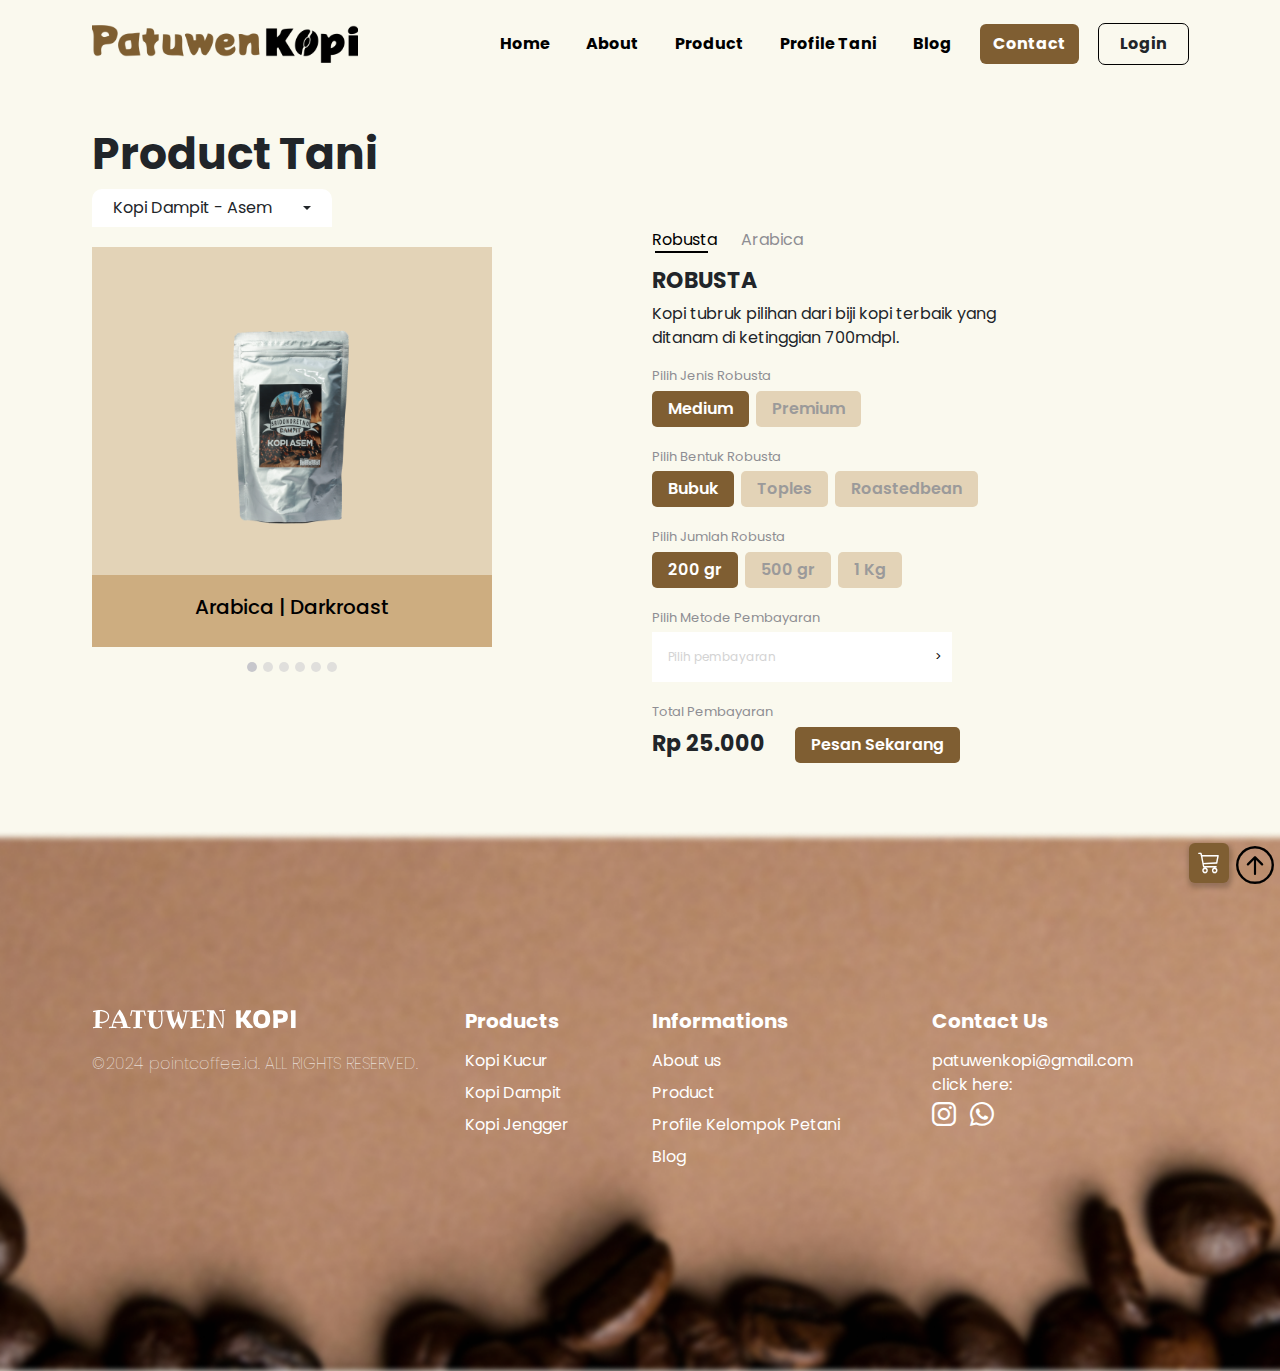
<file: product.html>
<!DOCTYPE html>
<html lang="en">
  <head>
    <meta charset="utf-8" />
    <meta name="viewport" content="width=device-width, initial-scale=1" />
    <title>Patuwen Kopi</title>

    <link
      href="https://cdn.jsdelivr.net/npm/bootstrap@5.3.3/dist/css/bootstrap.min.css"
      rel="stylesheet"
      integrity="sha384-QWTKZyjpPEjISv5WaRU9OFeRpok6YctnYmDr5pNlyT2bRjXh0JMhjY6hW+ALEwIH"
      crossorigin="anonymous"
    />
    <link
      href="https://fonts.googleapis.com/css2?family=Poppins:wght@100;200;500;400;600&display=swap"
      rel="stylesheet"
    />
    <link
      rel="stylesheet"
      href="product.css
  "
    />
    <link
      rel="stylesheet"
      href="index.css
    "
    />

    <link
      rel="stylesheet"
      href="https://cdn.jsdelivr.net/npm/bootstrap-icons@1.11.3/font/bootstrap-icons.min.css"
    />

    <link
      rel="stylesheet"
      href="https://cdnjs.cloudflare.com/ajax/libs/OwlCarousel2/2.3.4/assets/owl.carousel.min.css"
      integrity="sha512-tS3S5qG0BlhnQROyJXvNjeEM4UpMXHrQfTGmbQ1gKmelCxlSEBUaxhRBj/EFTzpbP4RVSrpEikbmdJobCvhE3g=="
      crossorigin="anonymous"
      referrerpolicy="no-referrer"
    />

    <link
      rel="stylesheet"
      href="https://cdnjs.cloudflare.com/ajax/libs/OwlCarousel2/2.3.4/assets/owl.theme.default.min.css"
      integrity="sha512-sMXtMNL1zRzolHYKEujM2AqCLUR9F2C4/05cdbxjjLSRvMQIciEPCQZo++nk7go3BtSuK9kfa/s+a4f4i5pLkw=="
      crossorigin="anonymous"
      referrerpolicy="no-referrer"
    />
  </head>
  <body>
    <div id="navbar"></div>

    <div class="row" id="main-row">
      <h1><b>Product Tani</b></h1>
      <div class="dropdown">
        <button
          class="btn dropdown-toggle"
          type="button"
          data-bs-toggle="dropdown"
          aria-expanded="false"
          id="product-dropdown"
        >
          Kopi Dampit - Asem
        </button>
        <ul class="dropdown-menu">
          <li>
            <a class="dropdown-item" href="#" onclick="changeTab('tab1')"
              >Kopi Dampit - Asem</a
            >
          </li>
          <li>
            <a class="dropdown-item" href="#" onclick="changeTab('tab2')"
              >Kopi Dampit - Robusta</a
            >
          </li>
          <li>
            <a class="dropdown-item" href="#" onclick="changeTab('tab3')"
              >Kopi Kotjoer - Arabika</a
            >
          </li>
          <li>
            <a class="dropdown-item" href="#" onclick="changeTab('tab4')"
              >Kopi Kotjoer - Robusta</a
            >
          </li>
          <li>
            <a class="dropdown-item" href="#" onclick="changeTab('tab5')"
              >Kopi Kotjoer - Arabika 2</a
            >
          </li>
          <li>
            <a class="dropdown-item" href="#" onclick="changeTab('tab6')"
              >Kopi Dem - Robusta</a
            >
          </li>
        </ul>
      </div>

      <div class="tab-content">
        <!-- dampit asem -->
        <div id="tab1" class="tab-pane" style="display: block">
          <div class="row">
            <div class="col">
              <div class="carousel slide" id="product-carousel">
                <div class="carousel-inner">
                  <div class="carousel-item active">
                    <img
                      src="./Image/product-page/dampit-asem.png"
                      class="d-block product-pic"
                    />
                    <div class="carousel-caption">
                      <h5>Arabica | Darkroast</h5>
                    </div>
                  </div>
                </div>

                <div class="carousel-indicators">
                  <button
                    type="button"
                    data-bs-target="#product-carousel"
                    data-bs-slide-to="0"
                    class="active"
                    aria-current="true"
                    aria-label="Slide 1"
                  ></button>
                  <button
                    type="button"
                    data-bs-target="#product-carousel"
                    data-bs-slide-to="1"
                    aria-label="Slide 2"
                  ></button>
                  <button
                    type="button"
                    data-bs-target="#product-carousel"
                    data-bs-slide-to="2"
                    aria-label="Slide 3"
                  ></button>
                  <button
                    type="button"
                    data-bs-target="#product-carousel"
                    data-bs-slide-to="3"
                    aria-label="Slide 4"
                  ></button>
                  <button
                    type="button"
                    data-bs-target="#product-carousel"
                    data-bs-slide-to="4"
                    aria-label="Slide 5"
                  ></button>
                  <button
                    type="button"
                    data-bs-target="#product-carousel"
                    data-bs-slide-to="5"
                    aria-label="Slide 6"
                  ></button>
                </div>
              </div>
            </div>

            <div class="col" id="col-right">
              <div class="row">
                <div class="col-md-9" id="product-detail">
                  <div class="row" id="product-detail-name">
                    <button type="button" class="active">Robusta</button>
                    <button type="button">Arabica</button>
                  </div>
                  <div class="row" id="product-detail-desc">
                    <h3>ROBUSTA</h3>
                    <p>
                      Kopi tubruk pilihan dari biji kopi terbaik yang
                      <br />ditanam di ketinggian 700mdpl.
                    </p>
                  </div>
                  <div class="row" id="product-detail-type">
                    <p class="instruction">Pilih Jenis Robusta</p>
                    <div class="detail-btns">
                      <button type="button" class="active">Medium</button>
                      <button type="button">Premium</button>
                    </div>
                  </div>
                  <div class="row" id="product-detail-shape">
                    <p class="instruction">Pilih Bentuk Robusta</p>
                    <div class="detail-btns">
                      <button type="button" class="active">Bubuk</button>
                      <button type="button">Toples</button>
                      <button type="button">Roastedbean</button>
                    </div>
                  </div>
                  <div class="row" id="product-detail-qty">
                    <p class="instruction">Pilih Jumlah Robusta</p>
                    <div class="detail-btns">
                      <button type="button" class="active">200 gr</button>
                      <button type="button">500 gr</button>
                      <button type="button">1 Kg</button>
                    </div>
                  </div>
                  <div class="row" id="payment">
                    <p class="instruction">Pilih Metode Pembayaran</p>
                    <div class="dropdown">
                      <button
                        class="btn dropdown-toggle"
                        type="button"
                        data-bs-toggle="dropdown"
                        aria-expanded="false"
                        id="payment-dropdown"
                      >
                        Pilih pembayaran
                      </button>
                      <ul class="dropdown-menu">
                        <li><a class="dropdown-item" href="#">OVO</a></li>
                        <li><a class="dropdown-item" href="#">GoPay</a></li>
                        <li><a class="dropdown-item" href="#">DANA</a></li>
                      </ul>
                    </div>
                  </div>
                  <div class="row" id="total">
                    <p class="instruction">Total Pembayaran</p>
                    <div class="detail-btns">
                      <h3>Rp 25.000</h3>
                      <button type="button" class="active">
                        Pesan Sekarang
                      </button>
                    </div>
                  </div>
                </div>
              </div>
            </div>
          </div>
        </div>

        <!-- dampit robusta -->
        <div id="tab2" class="tab-pane" style="display: none">
          <div class="row">
            <div class="col">
              <div class="carousel slide" id="product-carousel">
                <div class="carousel-inner">
                  <div class="carousel-item active">
                    <img
                      src="./Image/product-page/dampit-robusta.png"
                      class="d-block product-pic"
                    />
                    <div class="carousel-caption">
                      <h5>Arabica | Darkroast</h5>
                    </div>
                  </div>
                </div>

                <div class="carousel-indicators">
                  <button
                    type="button"
                    data-bs-target="#product-carousel"
                    data-bs-slide-to="0"
                    class="active"
                    aria-current="true"
                    aria-label="Slide 1"
                  ></button>
                  <button
                    type="button"
                    data-bs-target="#product-carousel"
                    data-bs-slide-to="1"
                    aria-label="Slide 2"
                  ></button>
                  <button
                    type="button"
                    data-bs-target="#product-carousel"
                    data-bs-slide-to="2"
                    aria-label="Slide 3"
                  ></button>
                  <button
                    type="button"
                    data-bs-target="#product-carousel"
                    data-bs-slide-to="3"
                    aria-label="Slide 4"
                  ></button>
                  <button
                    type="button"
                    data-bs-target="#product-carousel"
                    data-bs-slide-to="4"
                    aria-label="Slide 5"
                  ></button>
                  <button
                    type="button"
                    data-bs-target="#product-carousel"
                    data-bs-slide-to="5"
                    aria-label="Slide 6"
                  ></button>
                </div>
              </div>
            </div>

            <div class="col" id="col-right">
              <div class="row">
                <div class="col-md-9" id="product-detail">
                  <div class="row" id="product-detail-name">
                    <button type="button" class="active">Robusta</button>
                    <button type="button">Arabica</button>
                  </div>
                  <div class="row" id="product-detail-desc">
                    <h3>ROBUSTA</h3>
                    <p>
                      Kopi tubruk pilihan dari biji kopi terbaik yang
                      <br />ditanam di ketinggian 700mdpl.
                    </p>
                  </div>
                  <div class="row" id="product-detail-type">
                    <p class="instruction">Pilih Jenis Robusta</p>
                    <div class="detail-btns">
                      <button type="button" class="active">Medium</button>
                      <button type="button">Premium</button>
                    </div>
                  </div>
                  <div class="row" id="product-detail-shape">
                    <p class="instruction">Pilih Bentuk Robusta</p>
                    <div class="detail-btns">
                      <button type="button" class="active">Bubuk</button>
                      <button type="button">Toples</button>
                      <button type="button">Roastedbean</button>
                    </div>
                  </div>
                  <div class="row" id="product-detail-qty">
                    <p class="instruction">Pilih Jumlah Robusta</p>
                    <div class="detail-btns">
                      <button type="button" class="active">200 gr</button>
                      <button type="button">500 gr</button>
                      <button type="button">1 Kg</button>
                    </div>
                  </div>
                  <div class="row" id="payment">
                    <p class="instruction">Pilih Metode Pembayaran</p>
                    <div class="dropdown">
                      <button
                        class="btn dropdown-toggle"
                        type="button"
                        data-bs-toggle="dropdown"
                        aria-expanded="false"
                        id="payment-dropdown"
                      >
                        Pilih pembayaran
                      </button>
                      <ul class="dropdown-menu">
                        <li><a class="dropdown-item" href="#">OVO</a></li>
                        <li><a class="dropdown-item" href="#">GoPay</a></li>
                        <li><a class="dropdown-item" href="#">DANA</a></li>
                      </ul>
                    </div>
                  </div>
                  <div class="row" id="total">
                    <p class="instruction">Total Pembayaran</p>
                    <div class="detail-btns">
                      <h3>Rp 25.000</h3>
                      <button type="button" class="active">
                        Pesan Sekarang
                      </button>
                    </div>
                  </div>
                </div>
              </div>
            </div>
          </div>
        </div>

        <!-- kotjoer arabika -->
        <div id="tab3" class="tab-pane" style="display: none">
          <div class="row">
            <div class="col">
              <div class="carousel slide" id="product-carousel">
                <div class="carousel-inner">
                  <div class="carousel-item active">
                    <img
                      src="./Image/product-page/kotjoer-arabika.png"
                      class="d-block product-pic"
                    />
                    <div class="carousel-caption">
                      <h5>Arabica | Darkroast</h5>
                    </div>
                  </div>
                </div>

                <div class="carousel-indicators">
                  <button
                    type="button"
                    data-bs-target="#product-carousel"
                    data-bs-slide-to="0"
                    class="active"
                    aria-current="true"
                    aria-label="Slide 1"
                  ></button>
                  <button
                    type="button"
                    data-bs-target="#product-carousel"
                    data-bs-slide-to="1"
                    aria-label="Slide 2"
                  ></button>
                  <button
                    type="button"
                    data-bs-target="#product-carousel"
                    data-bs-slide-to="2"
                    aria-label="Slide 3"
                  ></button>
                  <button
                    type="button"
                    data-bs-target="#product-carousel"
                    data-bs-slide-to="3"
                    aria-label="Slide 4"
                  ></button>
                  <button
                    type="button"
                    data-bs-target="#product-carousel"
                    data-bs-slide-to="4"
                    aria-label="Slide 5"
                  ></button>
                  <button
                    type="button"
                    data-bs-target="#product-carousel"
                    data-bs-slide-to="5"
                    aria-label="Slide 6"
                  ></button>
                </div>
              </div>
            </div>

            <div class="col" id="col-right">
              <div class="row">
                <div class="col-md-9" id="product-detail">
                  <div class="row" id="product-detail-name">
                    <button type="button" class="active">Robusta</button>
                    <button type="button">Arabica</button>
                  </div>
                  <div class="row" id="product-detail-desc">
                    <h3>ROBUSTA</h3>
                    <p>
                      Kopi tubruk pilihan dari biji kopi terbaik yang
                      <br />ditanam di ketinggian 700mdpl.
                    </p>
                  </div>
                  <div class="row" id="product-detail-type">
                    <p class="instruction">Pilih Jenis Robusta</p>
                    <div class="detail-btns">
                      <button type="button" class="active">Medium</button>
                      <button type="button">Premium</button>
                    </div>
                  </div>
                  <div class="row" id="product-detail-shape">
                    <p class="instruction">Pilih Bentuk Robusta</p>
                    <div class="detail-btns">
                      <button type="button" class="active">Bubuk</button>
                      <button type="button">Toples</button>
                      <button type="button">Roastedbean</button>
                    </div>
                  </div>
                  <div class="row" id="product-detail-qty">
                    <p class="instruction">Pilih Jumlah Robusta</p>
                    <div class="detail-btns">
                      <button type="button" class="active">200 gr</button>
                      <button type="button">500 gr</button>
                      <button type="button">1 Kg</button>
                    </div>
                  </div>
                  <div class="row" id="payment">
                    <p class="instruction">Pilih Metode Pembayaran</p>
                    <div class="dropdown">
                      <button
                        class="btn dropdown-toggle"
                        type="button"
                        data-bs-toggle="dropdown"
                        aria-expanded="false"
                        id="payment-dropdown"
                      >
                        Pilih pembayaran
                      </button>
                      <ul class="dropdown-menu">
                        <li><a class="dropdown-item" href="#">OVO</a></li>
                        <li><a class="dropdown-item" href="#">GoPay</a></li>
                        <li><a class="dropdown-item" href="#">DANA</a></li>
                      </ul>
                    </div>
                  </div>
                  <div class="row" id="total">
                    <p class="instruction">Total Pembayaran</p>
                    <div class="detail-btns">
                      <h3>Rp 25.000</h3>
                      <button type="button" class="active">
                        Pesan Sekarang
                      </button>
                    </div>
                  </div>
                </div>
              </div>
            </div>
          </div>
        </div>

        <!-- kotjoer robusta -->
        <div id="tab4" class="tab-pane" style="display: none">
          <div class="row">
            <div class="col">
              <div class="carousel slide" id="product-carousel">
                <div class="carousel-inner">
                  <div class="carousel-item active">
                    <img
                      src="./Image/product-page/kotjoer-robusta.png"
                      class="d-block product-pic"
                    />
                    <div class="carousel-caption">
                      <h5>Arabica | Darkroast</h5>
                    </div>
                  </div>
                </div>

                <div class="carousel-indicators">
                  <button
                    type="button"
                    data-bs-target="#product-carousel"
                    data-bs-slide-to="0"
                    class="active"
                    aria-current="true"
                    aria-label="Slide 1"
                  ></button>
                  <button
                    type="button"
                    data-bs-target="#product-carousel"
                    data-bs-slide-to="1"
                    aria-label="Slide 2"
                  ></button>
                  <button
                    type="button"
                    data-bs-target="#product-carousel"
                    data-bs-slide-to="2"
                    aria-label="Slide 3"
                  ></button>
                  <button
                    type="button"
                    data-bs-target="#product-carousel"
                    data-bs-slide-to="3"
                    aria-label="Slide 4"
                  ></button>
                  <button
                    type="button"
                    data-bs-target="#product-carousel"
                    data-bs-slide-to="4"
                    aria-label="Slide 5"
                  ></button>
                  <button
                    type="button"
                    data-bs-target="#product-carousel"
                    data-bs-slide-to="5"
                    aria-label="Slide 6"
                  ></button>
                </div>
              </div>
            </div>

            <div class="col" id="col-right">
              <div class="row">
                <div class="col-md-9" id="product-detail">
                  <div class="row" id="product-detail-name">
                    <button type="button" class="active">Robusta</button>
                    <button type="button">Arabica</button>
                  </div>
                  <div class="row" id="product-detail-desc">
                    <h3>ROBUSTA</h3>
                    <p>
                      Kopi tubruk pilihan dari biji kopi terbaik yang
                      <br />ditanam di ketinggian 700mdpl.
                    </p>
                  </div>
                  <div class="row" id="product-detail-type">
                    <p class="instruction">Pilih Jenis Robusta</p>
                    <div class="detail-btns">
                      <button type="button" class="active">Medium</button>
                      <button type="button">Premium</button>
                    </div>
                  </div>
                  <div class="row" id="product-detail-shape">
                    <p class="instruction">Pilih Bentuk Robusta</p>
                    <div class="detail-btns">
                      <button type="button" class="active">Bubuk</button>
                      <button type="button">Toples</button>
                      <button type="button">Roastedbean</button>
                    </div>
                  </div>
                  <div class="row" id="product-detail-qty">
                    <p class="instruction">Pilih Jumlah Robusta</p>
                    <div class="detail-btns">
                      <button type="button" class="active">200 gr</button>
                      <button type="button">500 gr</button>
                      <button type="button">1 Kg</button>
                    </div>
                  </div>
                  <div class="row" id="payment">
                    <p class="instruction">Pilih Metode Pembayaran</p>
                    <div class="dropdown">
                      <button
                        class="btn dropdown-toggle"
                        type="button"
                        data-bs-toggle="dropdown"
                        aria-expanded="false"
                        id="payment-dropdown"
                      >
                        Pilih pembayaran
                      </button>
                      <ul class="dropdown-menu">
                        <li><a class="dropdown-item" href="#">OVO</a></li>
                        <li><a class="dropdown-item" href="#">GoPay</a></li>
                        <li><a class="dropdown-item" href="#">DANA</a></li>
                      </ul>
                    </div>
                  </div>
                  <div class="row" id="total">
                    <p class="instruction">Total Pembayaran</p>
                    <div class="detail-btns">
                      <h3>Rp 25.000</h3>
                      <button type="button" class="active">
                        Pesan Sekarang
                      </button>
                    </div>
                  </div>
                </div>
              </div>
            </div>
          </div>
        </div>

        <!-- kotjoar arabika 2 -->
        <div id="tab5" class="tab-pane" style="display: none">
          <div class="row">
            <div class="col">
              <div class="carousel slide" id="product-carousel">
                <div class="carousel-inner">
                  <div class="carousel-item active">
                    <img
                      src="./Image/product-page/kotjoer-arabika-2.png"
                      class="d-block product-pic"
                    />
                    <div class="carousel-caption">
                      <h5>Arabica | Darkroast</h5>
                    </div>
                  </div>
                </div>

                <div class="carousel-indicators">
                  <button
                    type="button"
                    data-bs-target="#product-carousel"
                    data-bs-slide-to="0"
                    class="active"
                    aria-current="true"
                    aria-label="Slide 1"
                  ></button>
                  <button
                    type="button"
                    data-bs-target="#product-carousel"
                    data-bs-slide-to="1"
                    aria-label="Slide 2"
                  ></button>
                  <button
                    type="button"
                    data-bs-target="#product-carousel"
                    data-bs-slide-to="2"
                    aria-label="Slide 3"
                  ></button>
                  <button
                    type="button"
                    data-bs-target="#product-carousel"
                    data-bs-slide-to="3"
                    aria-label="Slide 4"
                  ></button>
                  <button
                    type="button"
                    data-bs-target="#product-carousel"
                    data-bs-slide-to="4"
                    aria-label="Slide 5"
                  ></button>
                  <button
                    type="button"
                    data-bs-target="#product-carousel"
                    data-bs-slide-to="5"
                    aria-label="Slide 6"
                  ></button>
                </div>
              </div>
            </div>

            <div class="col" id="col-right">
              <div class="row">
                <div class="col-md-9" id="product-detail">
                  <div class="row" id="product-detail-name">
                    <button type="button" class="active">Robusta</button>
                    <button type="button">Arabica</button>
                  </div>
                  <div class="row" id="product-detail-desc">
                    <h3>ROBUSTA</h3>
                    <p>
                      Kopi tubruk pilihan dari biji kopi terbaik yang
                      <br />ditanam di ketinggian 700mdpl.
                    </p>
                  </div>
                  <div class="row" id="product-detail-type">
                    <p class="instruction">Pilih Jenis Robusta</p>
                    <div class="detail-btns">
                      <button type="button" class="active">Medium</button>
                      <button type="button">Premium</button>
                    </div>
                  </div>
                  <div class="row" id="product-detail-shape">
                    <p class="instruction">Pilih Bentuk Robusta</p>
                    <div class="detail-btns">
                      <button type="button" class="active">Bubuk</button>
                      <button type="button">Toples</button>
                      <button type="button">Roastedbean</button>
                    </div>
                  </div>
                  <div class="row" id="product-detail-qty">
                    <p class="instruction">Pilih Jumlah Robusta</p>
                    <div class="detail-btns">
                      <button type="button" class="active">200 gr</button>
                      <button type="button">500 gr</button>
                      <button type="button">1 Kg</button>
                    </div>
                  </div>
                  <div class="row" id="payment">
                    <p class="instruction">Pilih Metode Pembayaran</p>
                    <div class="dropdown">
                      <button
                        class="btn dropdown-toggle"
                        type="button"
                        data-bs-toggle="dropdown"
                        aria-expanded="false"
                        id="payment-dropdown"
                      >
                        Pilih pembayaran
                      </button>
                      <ul class="dropdown-menu">
                        <li><a class="dropdown-item" href="#">OVO</a></li>
                        <li><a class="dropdown-item" href="#">GoPay</a></li>
                        <li><a class="dropdown-item" href="#">DANA</a></li>
                      </ul>
                    </div>
                  </div>
                  <div class="row" id="total">
                    <p class="instruction">Total Pembayaran</p>
                    <div class="detail-btns">
                      <h3>Rp 25.000</h3>
                      <button type="button" class="active">
                        Pesan Sekarang
                      </button>
                    </div>
                  </div>
                </div>
              </div>
            </div>
          </div>
        </div>

        <!-- dem robusta -->
        <div id="tab6" class="tab-pane" style="display: none">
          <div class="row">
            <div class="col">
              <div class="carousel slide" id="product-carousel">
                <div class="carousel-inner">
                  <div class="carousel-item active">
                    <img
                      src="./Image/product-page/dem-robusta.png"
                      class="d-block product-pic"
                    />
                    <div class="carousel-caption">
                      <h5>Arabica | Darkroast</h5>
                    </div>
                  </div>
                </div>

                <div class="carousel-indicators">
                  <button
                    type="button"
                    data-bs-target="#product-carousel"
                    data-bs-slide-to="0"
                    class="active"
                    aria-current="true"
                    aria-label="Slide 1"
                  ></button>
                  <button
                    type="button"
                    data-bs-target="#product-carousel"
                    data-bs-slide-to="1"
                    aria-label="Slide 2"
                  ></button>
                  <button
                    type="button"
                    data-bs-target="#product-carousel"
                    data-bs-slide-to="2"
                    aria-label="Slide 3"
                  ></button>
                  <button
                    type="button"
                    data-bs-target="#product-carousel"
                    data-bs-slide-to="3"
                    aria-label="Slide 4"
                  ></button>
                  <button
                    type="button"
                    data-bs-target="#product-carousel"
                    data-bs-slide-to="4"
                    aria-label="Slide 5"
                  ></button>
                  <button
                    type="button"
                    data-bs-target="#product-carousel"
                    data-bs-slide-to="5"
                    aria-label="Slide 6"
                  ></button>
                </div>
              </div>
            </div>

            <div class="col" id="col-right">
              <div class="row">
                <div class="col-md-9" id="product-detail">
                  <div class="row" id="product-detail-name">
                    <button type="button" class="active">Robusta</button>
                    <button type="button">Arabica</button>
                  </div>
                  <div class="row" id="product-detail-desc">
                    <h3>ROBUSTA</h3>
                    <p>
                      Kopi tubruk pilihan dari biji kopi terbaik yang
                      <br />ditanam di ketinggian 700mdpl.
                    </p>
                  </div>
                  <div class="row" id="product-detail-type">
                    <p class="instruction">Pilih Jenis Robusta</p>
                    <div class="detail-btns">
                      <button type="button" class="active">Medium</button>
                      <button type="button">Premium</button>
                    </div>
                  </div>
                  <div class="row" id="product-detail-shape">
                    <p class="instruction">Pilih Bentuk Robusta</p>
                    <div class="detail-btns">
                      <button type="button" class="active">Bubuk</button>
                      <button type="button">Toples</button>
                      <button type="button">Roastedbean</button>
                    </div>
                  </div>
                  <div class="row" id="product-detail-qty">
                    <p class="instruction">Pilih Jumlah Robusta</p>
                    <div class="detail-btns">
                      <button type="button" class="active">200 gr</button>
                      <button type="button">500 gr</button>
                      <button type="button">1 Kg</button>
                    </div>
                  </div>
                  <div class="row" id="payment">
                    <p class="instruction">Pilih Metode Pembayaran</p>
                    <div class="dropdown">
                      <button
                        class="btn dropdown-toggle"
                        type="button"
                        data-bs-toggle="dropdown"
                        aria-expanded="false"
                        id="payment-dropdown"
                      >
                        Pilih pembayaran
                      </button>
                      <ul class="dropdown-menu">
                        <li><a class="dropdown-item" href="#">OVO</a></li>
                        <li><a class="dropdown-item" href="#">GoPay</a></li>
                        <li><a class="dropdown-item" href="#">DANA</a></li>
                      </ul>
                    </div>
                  </div>
                  <div class="row" id="total">
                    <p class="instruction">Total Pembayaran</p>
                    <div class="detail-btns">
                      <h3>Rp 25.000</h3>
                      <button type="button" class="active">
                        Pesan Sekarang
                      </button>
                    </div>
                  </div>
                </div>
              </div>
            </div>
          </div>
        </div>
      </div>
    </div>

    <div id="footer"></div>
    <div id="float"></div>

    <script>
      function changeTab(tabId) {
        // Sembunyikan semua tab
        const tabs = document.querySelectorAll(".tab-pane");
        tabs.forEach((tab) => {
          tab.style.display = "none";
        });

        // Tampilkan tab yang dipilih
        const selectedTab = document.getElementById(tabId);
        if (selectedTab) {
          selectedTab.style.display = "block";
        }

        // Perbarui teks tombol dropdown
        const dropdownButton = document.getElementById("product-dropdown");
        const selectedText = document.querySelector(
          `[href="#"][onclick="changeTab('${tabId}')"]`
        ).textContent;
        dropdownButton.textContent = selectedText;
      }

      const dropdownMenuButton = document.getElementById("dropdownMenuButton");
      document.querySelectorAll(".dropdown-item").forEach((item) => {
        item.addEventListener("click", (event) => {
          event.preventDefault();

          // Update dropdown button label
          dropdownMenuButton.textContent = item.textContent;

          document.querySelectorAll(".tab-pane").forEach((tab) => {
            tab.classList.remove("active");
          });

          const target = item.getAttribute("data-target");

          document.getElementById(target).classList.add("active");
        });
      });
    </script>
    <script
      src="https://cdnjs.cloudflare.com/ajax/libs/jquery/3.7.1/jquery.min.js"
      integrity="sha512-v2CJ7UaYy4JwqLDIrZUI/4hqeoQieOmAZNXBeQyjo21dadnwR+8ZaIJVT8EE2iyI61OV8e6M8PP2/4hpQINQ/g=="
      crossorigin="anonymous"
      referrerpolicy="no-referrer"
    ></script>
    <script
      src="https://cdnjs.cloudflare.com/ajax/libs/OwlCarousel2/2.3.4/owl.carousel.min.js"
      integrity="sha512-bPs7Ae6pVvhOSiIcyUClR7/q2OAsRiovw4vAkX+zJbw3ShAeeqezq50RIIcIURq7Oa20rW2n2q+fyXBNcU9lrw=="
      crossorigin="anonymous"
      referrerpolicy="no-referrer"
    ></script>
    <script
      src="https://cdn.jsdelivr.net/npm/bootstrap@5.3.3/dist/js/bootstrap.bundle.min.js"
      integrity="sha384-YvpcrYf0tY3lHB60NNkmXc5s9fDVZLESaAA55NDzOxhy9GkcIdslK1eN7N6jIeHz"
      crossorigin="anonymous"
    ></script>

    <script>
      // Memuat navbar.html
      fetch("navbar.html")
        .then((response) => response.text())
        .then((data) => {
          document.getElementById("navbar").innerHTML = data;
        });

      // Memuat footer.html
      fetch("footer.html")
        .then((response) => response.text())
        .then((data) => {
          document.getElementById("footer").innerHTML = data;
        });

      fetch("float-icons.html")
        .then((response) => response.text())
        .then((data) => {
          document.getElementById("float").innerHTML = data;
        });
    </script>
  </body>
</html>
</file>
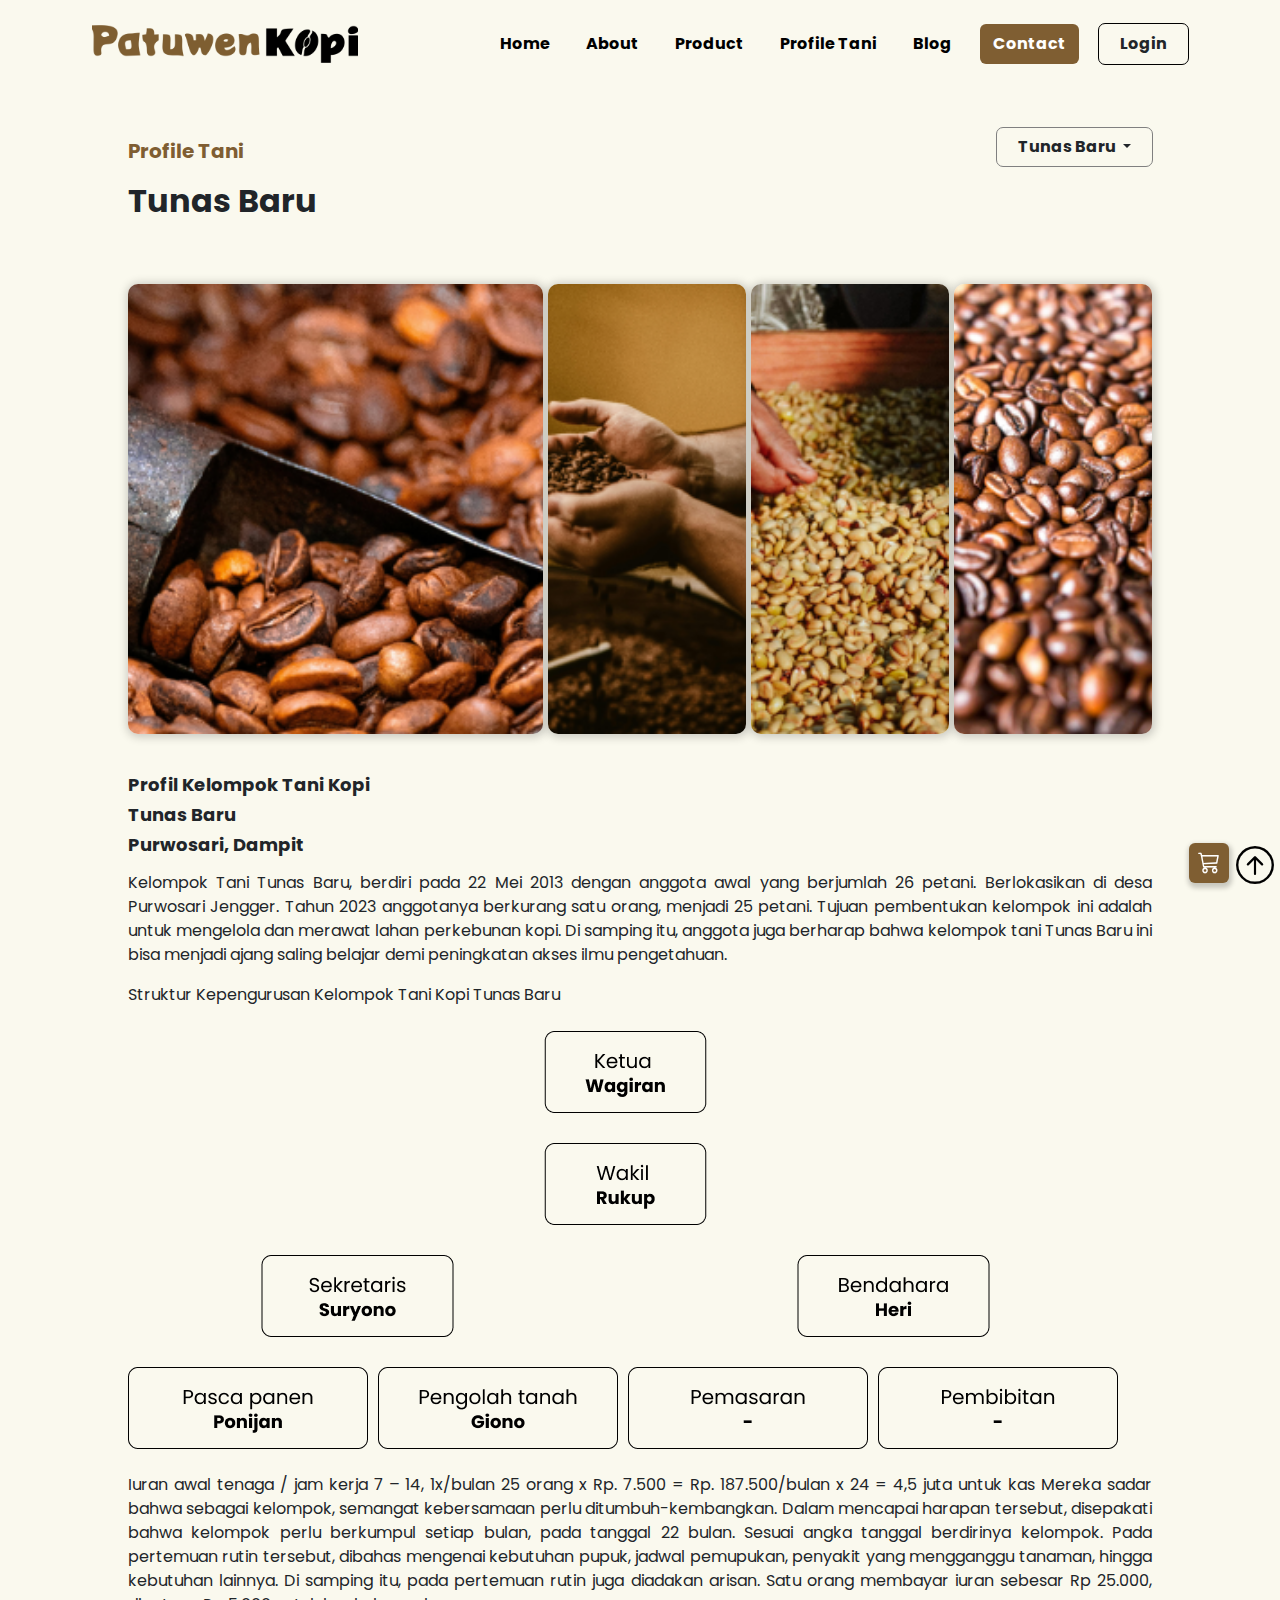
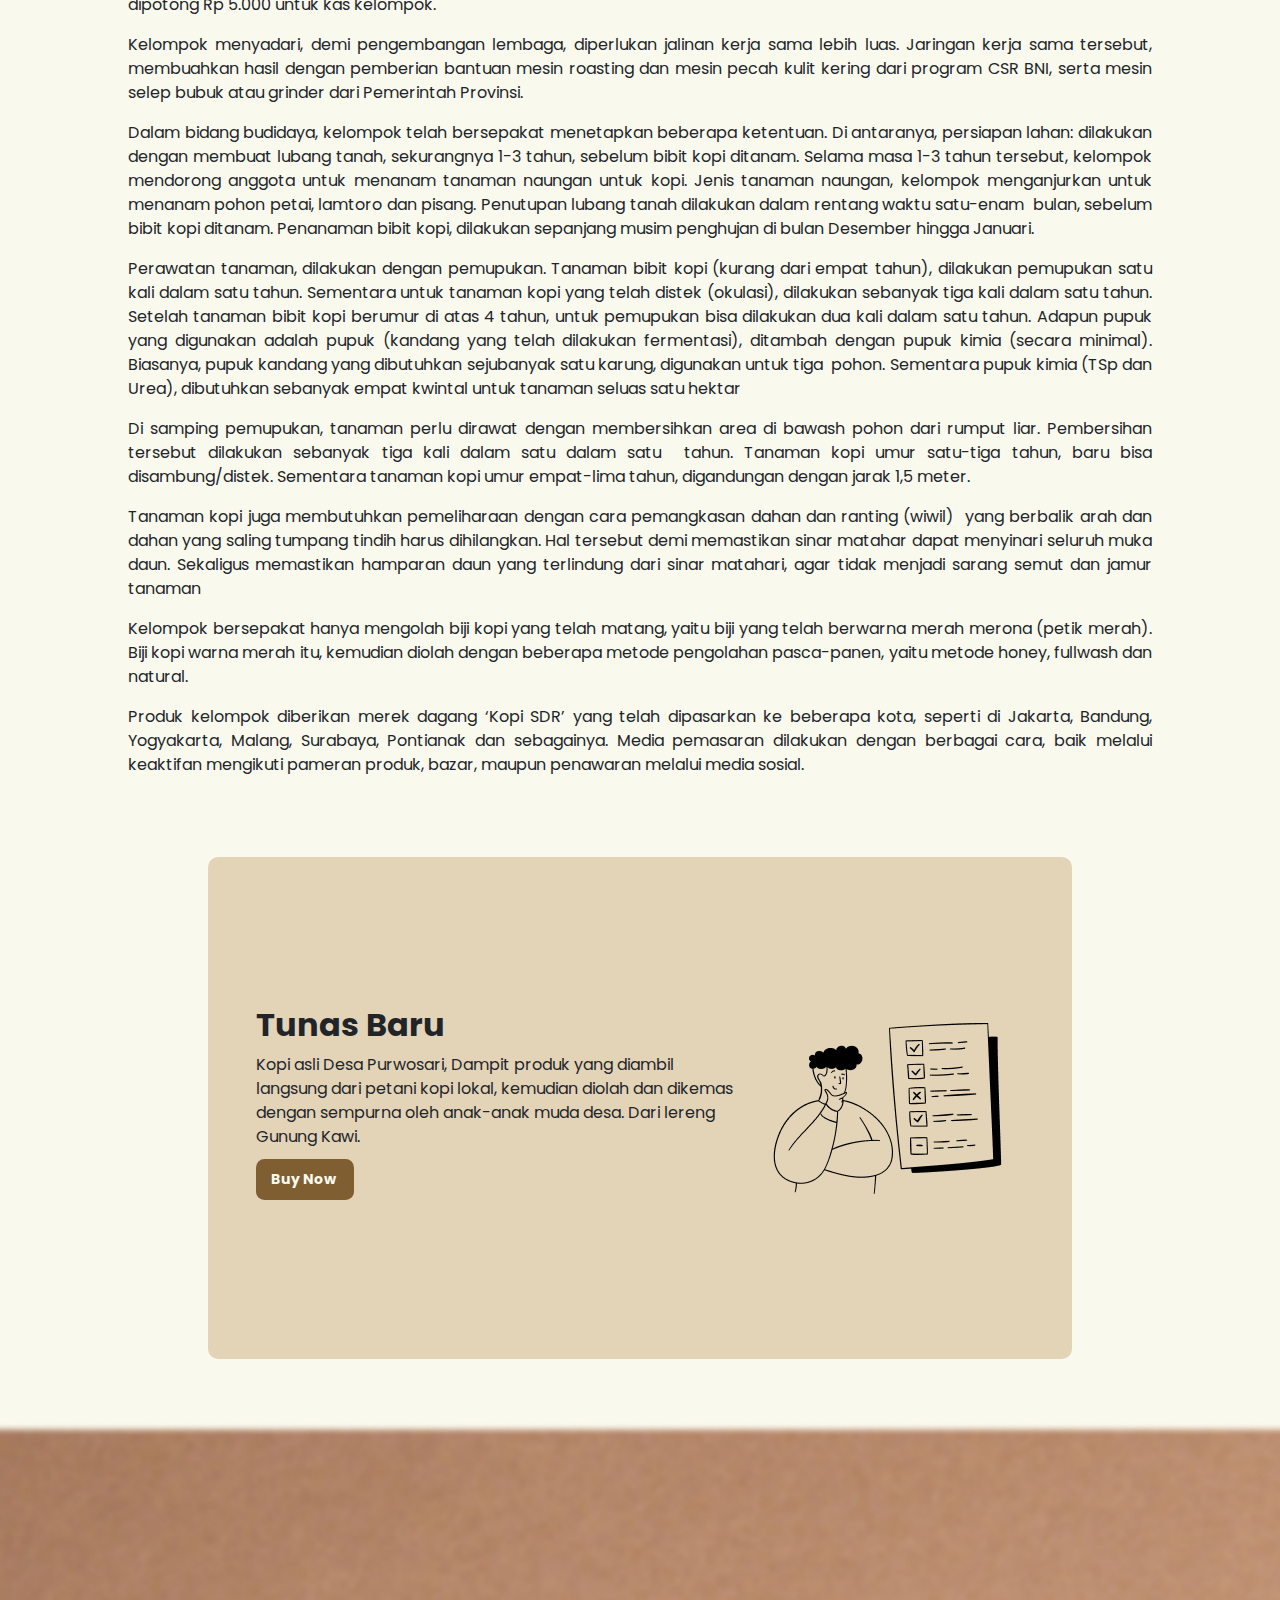
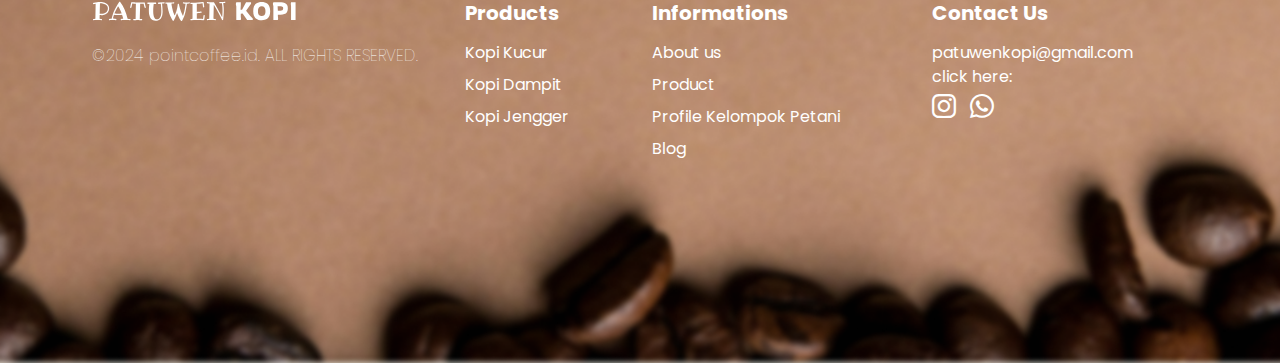
<file: profile-tani.html>
<!DOCTYPE html>
<html lang="en">
  <head>
    <meta charset="utf-8" />
    <meta name="viewport" content="width=device-width, initial-scale=1" />
    <title>Patuwen Kopi</title>

    <link
      href="https://cdn.jsdelivr.net/npm/bootstrap@5.3.3/dist/css/bootstrap.min.css"
      rel="stylesheet"
      integrity="sha384-QWTKZyjpPEjISv5WaRU9OFeRpok6YctnYmDr5pNlyT2bRjXh0JMhjY6hW+ALEwIH"
      crossorigin="anonymous"
    />
    <link
      href="https://fonts.googleapis.com/css2?family=Poppins:wght@100;200;500;400;600&display=swap"
      rel="stylesheet"
    />
    <link
      rel="stylesheet"
      href="index.css
    "
    />
    <link
      rel="stylesheet"
      href="https://cdn.jsdelivr.net/npm/bootstrap-icons@1.11.3/font/bootstrap-icons.min.css"
    />

    <link
      rel="stylesheet"
      href="https://cdnjs.cloudflare.com/ajax/libs/OwlCarousel2/2.3.4/assets/owl.carousel.min.css"
      integrity="sha512-tS3S5qG0BlhnQROyJXvNjeEM4UpMXHrQfTGmbQ1gKmelCxlSEBUaxhRBj/EFTzpbP4RVSrpEikbmdJobCvhE3g=="
      crossorigin="anonymous"
      referrerpolicy="no-referrer"
    />

    <link
      rel="stylesheet"
      href="https://cdnjs.cloudflare.com/ajax/libs/OwlCarousel2/2.3.4/assets/owl.theme.default.min.css"
      integrity="sha512-sMXtMNL1zRzolHYKEujM2AqCLUR9F2C4/05cdbxjjLSRvMQIciEPCQZo++nk7go3BtSuK9kfa/s+a4f4i5pLkw=="
      crossorigin="anonymous"
      referrerpolicy="no-referrer"
    />
  </head>
  <body>
    <div id="navbar"></div>

    <div class="profile-tani">
      <div class="row align-items-center d-flex">
        <div class="col-6 justify-content-start">
          <h5 style="color: #7f5e32; font-weight: bold">Profile Tani</h5>
        </div>
        <div class="col-6 text-end">
          <div class="dropdown mb-3">
            <button
              class="btn dropdown-toggle fw-bold"
              type="button"
              data-bs-toggle="dropdown"
              aria-expanded="false"
              id="dropdownMenuButton"
            >
              Tunas Baru
            </button>
            <ul class="dropdown-menu" id="tab-dropdown">
              <li>
                <a class="dropdown-item" href="#" data-target="tab1">Tunas Baru</a>
              </li>
              <li>
                <a class="dropdown-item" href="#" data-target="tab2">Kelompok Tani Kopi Republik Tani Mandiri (RTM)</a>
              </li>
              <li>
                <a class="dropdown-item" href="#" data-target="tab3">Berkah Tani Nyawiji (BTN)</a>
              </li>
            </ul>
          </div>
        </div>
      </div>


    <div id="tab-content">

      <!-- Tunas Baru -->
      <div id="tab1" class="tab-pane active">
        <h2 class="fw-bold">Tunas Baru</h2>
        <div class="img-group">
          <div class="main-img" style="background-image: url('./Image/profile-page/img-group/profile-main-img.png');"></div>
          <div class="img-content" style="background-image: url('./Image/profile-page/img-group/profile-img-2.png');"></div>
          <div class="img-content" style="background-image: url('./Image/profile-page/img-group/profile-img-3.png');"></div>
          <div class="img-content" style="background-image: url('./Image/profile-page/img-group/profile-img-4.png');"></div>
        </div>
        <div class="tab-description">
          <h4>Profil Kelompok Tani Kopi</h4>
          <h4>Tunas Baru</h4>
          <h4 class="mb-3">Purwosari, Dampit</h4>
          <p>Kelompok Tani Tunas Baru, berdiri pada 22 Mei 2013 dengan anggota awal yang berjumlah 26 petani. Berlokasikan di desa Purwosari Jengger. Tahun 2023 anggotanya berkurang satu orang, menjadi 25 petani. Tujuan pembentukan kelompok ini adalah untuk mengelola dan merawat lahan perkebunan kopi. Di samping itu, anggota juga berharap bahwa kelompok tani Tunas Baru ini bisa menjadi ajang saling belajar demi peningkatan akses ilmu pengetahuan.</p>
          <p class="mb-4">Struktur Kepengurusan Kelompok Tani Kopi Tunas Baru</p>
          
          <img src="./Image/profile-page/tunas-baru/bagan-tunas-baru.png" class="mb-4" alt="">
          
          <p>Iuran awal	tenaga / jam kerja 7 – 14, 1x/bulan
            25 orang x Rp. 7.500 = Rp. 187.500/bulan x 24 = 4,5 juta untuk kas
            Mereka sadar bahwa sebagai kelompok, semangat kebersamaan perlu ditumbuh-kembangkan. Dalam mencapai harapan tersebut, disepakati bahwa kelompok perlu berkumpul setiap bulan, pada tanggal 22 bulan. Sesuai angka tanggal berdirinya kelompok.
            Pada pertemuan rutin tersebut, dibahas mengenai kebutuhan pupuk, jadwal pemupukan, penyakit yang mengganggu tanaman, hingga kebutuhan lainnya. Di samping itu, pada pertemuan rutin juga diadakan arisan. Satu orang membayar iuran sebesar Rp 25.000, dipotong Rp 5.000 untuk kas kelompok.</p>
          <p>Kelompok menyadari, demi pengembangan lembaga, diperlukan jalinan kerja sama lebih luas. Jaringan kerja sama tersebut, membuahkan hasil dengan pemberian bantuan mesin roasting dan mesin pecah kulit kering dari program CSR BNI, serta mesin selep bubuk atau grinder dari Pemerintah Provinsi.</p>
          <p>Dalam bidang budidaya, kelompok telah bersepakat menetapkan beberapa ketentuan. Di antaranya, persiapan lahan: dilakukan dengan membuat lubang tanah, sekurangnya 1-3 tahun, sebelum bibit kopi ditanam. Selama masa 1-3 tahun tersebut, kelompok mendorong anggota untuk menanam tanaman naungan untuk kopi. Jenis tanaman naungan, kelompok menganjurkan untuk menanam pohon petai, lamtoro dan pisang. Penutupan lubang tanah dilakukan dalam rentang waktu satu-enam  bulan, sebelum bibit kopi ditanam. Penanaman bibit kopi, dilakukan sepanjang musim penghujan di bulan Desember hingga Januari.</p>
          <p>Perawatan tanaman, dilakukan dengan pemupukan. Tanaman bibit kopi (kurang dari empat tahun), dilakukan pemupukan satu kali dalam satu tahun. Sementara untuk tanaman kopi yang telah distek (okulasi), dilakukan sebanyak tiga kali dalam satu tahun. Setelah tanaman bibit kopi berumur di atas 4 tahun, untuk pemupukan bisa dilakukan dua kali dalam satu tahun.
            Adapun pupuk yang digunakan adalah pupuk (kandang yang telah dilakukan fermentasi), ditambah dengan pupuk kimia (secara minimal). Biasanya, pupuk kandang yang dibutuhkan sejubanyak satu karung, digunakan untuk tiga  pohon. Sementara pupuk kimia (TSp dan Urea), dibutuhkan sebanyak empat kwintal untuk tanaman seluas satu hektar
          </p>  
          <p>Di samping pemupukan, tanaman perlu dirawat dengan membersihkan area di bawash pohon dari rumput liar. Pembersihan tersebut dilakukan sebanyak tiga kali dalam satu dalam satu  tahun. Tanaman kopi umur satu-tiga tahun, baru bisa disambung/distek. Sementara tanaman kopi umur empat-lima tahun, digandungan dengan jarak 1,5 meter.</p>
          <p>Tanaman kopi juga membutuhkan pemeliharaan dengan cara pemangkasan dahan dan ranting (wiwil)  yang berbalik arah dan dahan yang saling tumpang tindih harus dihilangkan. Hal tersebut demi memastikan sinar matahar dapat menyinari seluruh muka daun. Sekaligus memastikan hamparan daun yang terlindung dari sinar matahari, agar tidak menjadi sarang semut dan jamur tanaman</p>
          <p>
            Kelompok bersepakat hanya mengolah biji kopi yang telah matang, yaitu biji yang telah berwarna merah merona (petik merah). Biji kopi warna merah itu, kemudian diolah dengan beberapa metode pengolahan pasca-panen, yaitu metode honey, fullwash dan natural.</p>
            <p>Produk kelompok diberikan merek dagang ‘Kopi SDR’ yang telah dipasarkan ke beberapa kota, seperti di Jakarta, Bandung, Yogyakarta, Malang, Surabaya, Pontianak dan sebagainya. Media pemasaran dilakukan dengan berbagai cara, baik melalui keaktifan mengikuti pameran produk, bazar, maupun penawaran melalui media sosial.</p>
        
          </div>
          
          <div class="cta-tunas-baru">
            <div class="box">
              <div class="row w-100 align-items-center">
                <div class="col-8 d-flex flex-column justify-content-between align-items-between">
                  <h2>Tunas Baru</h2>
                  <p class="mb-0">Kopi asli Desa Purwosari, Dampit produk yang diambil langsung dari petani kopi lokal, kemudian diolah dan dikemas dengan sempurna oleh anak-anak muda desa. Dari lereng Gunung Kawi.</p>
                  <a href="" style="text-decoration: none;"><div class="btn-buynow">Buy Now</div></a>
                </div>
                <div class="col-4">
                  <div class="cta-img">
                    <img src="./Image/profile-page/profile-cta-img.png" alt="">
                  </div>
                </div>
              </div>
            </div>
          </div>
      </div>


      <!-- RTM -->
      <div id="tab2" class="tab-pane">
        <h2 class="fw-bold">Kelompok Tani Kopi Republik Tani Mandiri (RTM)</h2>
        <div class="img-group">
          <div class="main-img" style="background-image: url('./Image/profile-page/img-group/profile-main-img.png');"></div>
          <div class="img-content" style="background-image: url('./Image/profile-page/img-group/profile-img-2.png');"></div>
          <div class="img-content" style="background-image: url('./Image/profile-page/img-group/profile-img-3.png');"></div>
          <div class="img-content" style="background-image: url('./Image/profile-page/img-group/profile-img-4.png');"></div>
        </div>
        <div class="tab-description">
          <h4>Profil Lembaga</h4>
          <h4>Kelompok Tani Kopi Republik Tani Mandiri (RTM)</h4>
          <h4 class="mb-3">Desa Kucur, Kecamatan Dau, Kabupaten Malang</h4>
          
          <p>Minggu, 10 November 2019, memeringati Hari Pahlawan, sekelompok orang muda seperti ‘meminjam’ secuil keberanian para pahlawan bangsa. Paramuda desa Kucur, Kecamatan Dau, Kabupaten Malang, ini menyelenggarakan Lomba Menggambar dan Mewarnai, di Lembah Gunung Sari (LGS). Sebuah area wisata kolam air, milik warga desa setempat. Pada saat yang sama, mereka menggelar produk perdana, kopi bubuk robusta Kopi Koetjoer.</p>
          <p>Di sebelah barat kabupaten Malang, ada lereng pegunungan yang biasa disebut sebagai 'Pegunungan Putri Tidur', membujur dari selatan ke utara. Pegunungan yang berderet membujur antara gunung Buthak, gunung Kawi, hingga gunung Panderman. Desa Kucur salah satu desa yang ada di bawah lereng pegunungan tersebut, berada di ketinggian 850 mdpl.
            Dahulu, warga desa Kucur banyak yang menanam cengkeh dan kopi. Karena minimnya akses ilmu pengetahuan, teknologi dan pemasaran, budidaya kopi kurang berkembang. Produktivitas, kualitas dan nilai keekonomian tanaman kopi, semakin menurun.</p>
          <p>Pada pihak lain, minimnya akses pemasaran, menjadikan petani hanya mengikuti ‘permainan’ harga dari para pedagang (tengkulak) yang dating membeli hasil panen mereka. Merekalah pemegang akses pasar. Sebagai pemegang akses pasar, mereka seperti memiliki kebebasan dalam menentukan harga biji kopi milik petani. Petani pemilik hasil panen. Namun para pedagang (tengkulak) inilah pemilik harga.
            Semakin lama, nilai ekonomi biji kopi, semakin menurun. Tanaman kopi, bukan lagi pilihan andalan. Situasi tersebut, menjadi alasan bagi orang muda, tak banyak yang tertarik mengolah lahan pertanian.</p>
          <p>Warga kemudian melirik dan tertarik budidaya tanaman buah jeruk. Satu demi satu, tanaman kopi berusia puluhan tahun itu, didongkel (dibongkar) dan diganti dengan bibit buah jeruk. Namun beberapa petani, masih merawat kopi. Sebagian warga juga diberikan akses menanam kopi, di lahan milik Perhutani.
            Pada sisi lain, bidang pertanian yang secara ekonomi,belum bisa menjadi andalan penghasilan, mendorong paramuda desa Kucur mencari penghasilan ke luar desa. Pagi hari, para orangtua berangkat ke ladang. Anak mudanya, berangkat mencari penghidupan di kota. Sore baru berkumpul kembali.
          </p>  
          <p>
            Pada latar situasi seperti ini, beberapa orang muda di Desa Kucur, membentuk kelompok tani kopi. Mereka menamakan diri, Kelompok Tani Republik Tani Kopi Mandiri (RTM). Sebuah lembaga berbentuk kelompok usaha bersama (KUB). Saat ini, beranggotakan 38 orang, 28 petani kopi dan 10 non petani.
            </p>
          <p>Kelompok Tani Kopi RTM bekerja sama dengan Universitas Ma Chung, dalam upaya penguatan kelembagaan membentuk koperasi petani produsen kopi. Memperbaiki teknologi budidaya tanaman kopi yang lestari (organik), pengolahan pasca-panen yang lebih baik, produksi kopi kemasan yang berkualitas, serta merintis jalur pemasaran distribusi yang saling menguntungkan.
            Pada 10 November 2020, produk kedua dikenal, Kopi Koetjoer Arabika dalam kemasan 200gr. Setahun berikutnya, 10 November 2021, mereka memperkenalkan produk seduhan es kopi rasa vanilla dan coklat. Sepanjang tahun 2022, mereka telah berupaya merampungkan pembangunan rumah jemur kopi, penyediaan bibit robusta dan arabika bersertifikat dan penyediaan lahan demplot untuk kebun bibit indukan.</p>
          <p>
            Tahun 2023, mulai mencoba mengolah kopi dari masih cherry (biji kopi segar) yang telah berwarna merah. Pada tahun 2024, bekerja sama dengan Universitas Katolik Widya Mandala (UKWM) Surabaya, dilakukan pelatihan pengolahan pasca-panen. Hasil praktek kemudian dikirim ke Pusat Penelitian Kopi dan Kako (Puslitkoka/ICCRI) Jember untuk dilakukan uji laboratorium. Hasilnya, produk olahan biji arabika, telah memenuhi kualifikasi specialty.
          </p>
            <p>Hasil pencapaian tersebut, mendorong semangat dan menguatkan pengharapan. Saat ini, Kelompok Tani Kopi RTM, memiliki produk kopi bubuk kemasan dengan merek Kopi Koetjoer. Terdiri dari dua varian kopi, arabika dan robusta. Masing-masing varian, ada produk premium dan medium. Produk kopi bubuk medium adalah produk yang diolah dari biji kopi hasil pengoalahn pasca-panen dari petani yang memiliki tanaman. Produk premium adalah produk kopi yang pasca-panennya diolah seturut standar kopi specialty dengan empat level sortasi biji (petik merah, disortasi warna, rambang, sortasi ukuran dan sortasi kecacatan biji).
              Kemampuan yang semakin meningkat dalam budidaya dan mengolah biji kopi dari tahun ke tahun, mampu meningkatkan kesejahteraan dan kemandirian petani kopi.</p>
        
          </div>
          
          <div class="cta-tunas-baru">
            <div class="box">
              <div class="row w-100 align-items-center">
                <div class="col-8 d-flex flex-column justify-content-between align-items-between">
                  <h2>RTM</h2>
                  <p class="mb-0">Kopi asli Desa Kucur, Malang produk yang diambil langsung dari petani kopi lokal pilihan, kemudian diolah dan dikemas dengan sempurna oleh anak-anak muda desa.</p>
                  <a href="" style="text-decoration: none;"><div class="btn-buynow">Buy Now</div></a>
                </div>
                <div class="col-4">
                  <div class="cta-img">
                    <img src="./Image/profile-page/profile-cta-img.png" alt="">
                  </div>
                </div>
              </div>
            </div>
          </div>
      </div>

      <!-- BTN -->
      <div id="tab3" class="tab-pane">
        <h2 class="fw-bold">Berkah Tani Nyawiji (BTN)</h2>
        <div class="img-group">
          <div class="main-img" style="background-image: url('./Image/profile-page/img-group/profile-main-img.png');"></div>
          <div class="img-content" style="background-image: url('./Image/profile-page/img-group/profile-img-2.png');"></div>
          <div class="img-content" style="background-image: url('./Image/profile-page/img-group/profile-img-3.png');"></div>
          <div class="img-content" style="background-image: url('./Image/profile-page/img-group/profile-img-4.png');"></div>
        </div>
        <div class="tab-description">
          <h4>Profil Lembaga</h4>
          <h4>Kelompok Masyarakat Perkebunan dan Peternakan</h4>
          <h4 style="text-transform: uppercase;">Berkah Tani Nyawiji (BTN)</h4>
          <h4 class="mb-3">Desa Sumberdem, Kecamatan Wonosari, Kabupaten Malang</h4>
          
          <p>Warga Desa Sumberdem, Kecamatan Wonosari Kabupaten Malang, semenjak dahulu mayoritas berprofesi sebagai petani kopi. Mereka bagian dari Sejarah Panjang kopi robusta di Indonesia. Karena warga desa Sumberdem merupakan ‘tulang punggung’ Perkebunan Kopi PTPN XII di Bangelan. Sejarah Panjang kopi robusta di Indonesia bermula dari Perkebunan di Bangelan ini.</p>
          <p>Perkebunan Bangelan tersebut merupakan tempat persemaian bibit kopi semenjak zaman Belanda. Dipilih sebagai Lokasi persemaian, karena iklim alamnya, cocok untuk pengembangan bibit kopi robusta. Petani penggarap di perkebunan kopi tersebut adalah warga desa Sumberdem. Dapat disebutkan, kemampuan budidaya tanaman kopi, telah turun-temurun hingga kini.</p>
          <p>Di samping menjadi petani penggarap di lahan Perkebunan, mereka juga memiliki Perkebunan kopi di lahan milik pribadi. Meski telah mengenal praktek budidaya tanaman kopi secara turun-temurun, belum menjadi jaminan bahwa kesejahteraan bisa dinikmati oleh para petani kopi. Mereka mayoritas masih mengandalkan kemampuan budidaya dan mengolah hasil panen, hasil warisan tersebut.</p>
          <p>Di pihak lain, mereka juga membutuhkan peningkatan kapasitas, baik dalam budidaya dan pengolahan pasca-panen, serta perluasan pemasaran dan penguatan kelembagaan kelompok tani kopi. Latar belakang tersebut menjadi pemantik Gereja Kristen Jawi Wetan (GKJW) Jemaat Bangelan, mendorong terbentuknya kelembagaan usaha petani kopi di desa Sumberdem. Sebagian dari warga GKJW Jemaat Bangelan, berada di desa Sumberdem yang menjadi bagian wilayah pelayanannya.</p>
          <p>Pada Sidang Majelis Jemaat Bangelan, disahkan dan dilantik pengurus Kelompok Tani Kopi Berkah Tani Nyawiji, 4 Februari 2024. Mereka kemudian mendapat pengakuan dari Pemerintah Desa Sumberdem dengan SK Kepala Desa Sumberdem No: 108/23/KEP/35.07.32.2006/2023 tentang Pembentukan Kelompok Masyarakat (Pokmas) Perkebunan dan Peternakan Berkah Tani Nyawiji (BTN).</p>
          <p>Anggota Pokmas Berkah Tani Nyawiji (BTN) tercatat 26 orang. Luas lahan anggota kelompok sekitar 13 hektar yang ditanami 13.000 pohon kopi. Rata-rata jumlah panen kopi per tahun 39.000 kg cherry (biji kopi mentah) atau 7.800 kg (7, kw) green bean (biji kopi kering).</p>
          <p>Berkah bagi kelompok Pokmas BTN di awal pendirian, telah menjadi mitra program Pengabdian Masyarakat dari beberapa dosen Universitas Kristen (UK) Petra Surabaya. Mereka mendapat fasilitas rumah jemur, mesin pengupas kulit basah (pullper) lengkap dengan panel energi tenaga surya kapasitas 2.200 watt.</p>
          <p>Kerja sama tersebut menjadi momentum perubahan pola pengolahan pasca-panen kopi. Selama ini, petani kopi di Desa Sumberdem, umumnya memetik biji kopi secara serabutan. Artinya, jika dalam satu gerombol kopi (biasanya ada sekitar 10-15 biji kopi) ada 3-5 biji yang warna merah, sebagian kuning dan sebagian lagi masih hijau belum matang, maka demi efisiensi biaya tenaga panen, maka satu gerombol kopi itu akan dipanen semua.</p>
          <p>Kebiasaan tersebut menjadikan citarasa kopi kurang bisa optimal. Karena biji yang setengah matang (kuning) dan masih muda (hijau), ikut dipetik dan diolah. Kerja sama dengan pihak UK Petra telah mendorong perubahan kebiasaan pengolahan pasca-panen, yaitu memulai petik biji kopi warna merah, kemudian di rambang dan dikeringkan di rumah jemur kopi.</p>
          <p>Perubahan tersebut menumbuhkan semangat, khususnya dalam mencapai pengharapan hidup lebih baik melalui biji kopi. Saat ini, Pokmas BTN memiliki tiga produk varian kopi robusta yang diolah secara natural, honey dan fullwash.</p>

          </div>
          
          <div class="cta-tunas-baru">
            <div class="box">
              <div class="row w-100 align-items-center">
                <div class="col-8 d-flex flex-column justify-content-between align-items-between">
                  <h2>BTN</h2>
                  <p class="mb-0">Kopi asli Desa Sumberdem,Malang produk yang diambil langsung dari petani kopi lokal, kemudian diolah dan dikemas dengan sempurna oleh anak-anak muda desa.</p>
                  <a href="" style="text-decoration: none;"><div class="btn-buynow">Buy Now</div></a>
                </div>
                <div class="col-4">
                  <div class="cta-img">
                    <img src="./Image/profile-page/profile-cta-img.png" alt="">
                  </div>
                </div>
              </div>
            </div>
          </div>
      </div>
    </div>
  </div>
</div>
    <div id="footer"></div>
    <div id="float"></div>


    <script>
      const dropdownMenuButton = document.getElementById("dropdownMenuButton");
      document.querySelectorAll(".dropdown-item").forEach((item) => {
        item.addEventListener("click", (event) => {
          event.preventDefault();

          // Update dropdown button label
          dropdownMenuButton.textContent = item.textContent;

          document.querySelectorAll(".tab-pane").forEach((tab) => {
            tab.classList.remove("active");
          });

          const target = item.getAttribute("data-target");

          document.getElementById(target).classList.add("active");
        });
      });
    </script>
    <script
      src="https://cdnjs.cloudflare.com/ajax/libs/jquery/3.7.1/jquery.min.js"
      integrity="sha512-v2CJ7UaYy4JwqLDIrZUI/4hqeoQieOmAZNXBeQyjo21dadnwR+8ZaIJVT8EE2iyI61OV8e6M8PP2/4hpQINQ/g=="
      crossorigin="anonymous"
      referrerpolicy="no-referrer"
    ></script>
    <script
      src="https://cdnjs.cloudflare.com/ajax/libs/OwlCarousel2/2.3.4/owl.carousel.min.js"
      integrity="sha512-bPs7Ae6pVvhOSiIcyUClR7/q2OAsRiovw4vAkX+zJbw3ShAeeqezq50RIIcIURq7Oa20rW2n2q+fyXBNcU9lrw=="
      crossorigin="anonymous"
      referrerpolicy="no-referrer"
    ></script>
    <script
      src="https://cdn.jsdelivr.net/npm/bootstrap@5.3.3/dist/js/bootstrap.bundle.min.js"
      integrity="sha384-YvpcrYf0tY3lHB60NNkmXc5s9fDVZLESaAA55NDzOxhy9GkcIdslK1eN7N6jIeHz"
      crossorigin="anonymous"
    ></script>

    <script>
      // Memuat navbar.html
      fetch("navbar.html")
        .then((response) => response.text())
        .then((data) => {
          document.getElementById("navbar").innerHTML = data;
        });

      // Memuat footer.html
      fetch("footer.html")
        .then((response) => response.text())
        .then((data) => {
          document.getElementById("footer").innerHTML = data;
        });

        fetch("float-icons.html")
        .then((response) => response.text())
        .then((data) => {
          document.getElementById("float").innerHTML = data;
        });
    </script>
  </body>
</html>
</file>
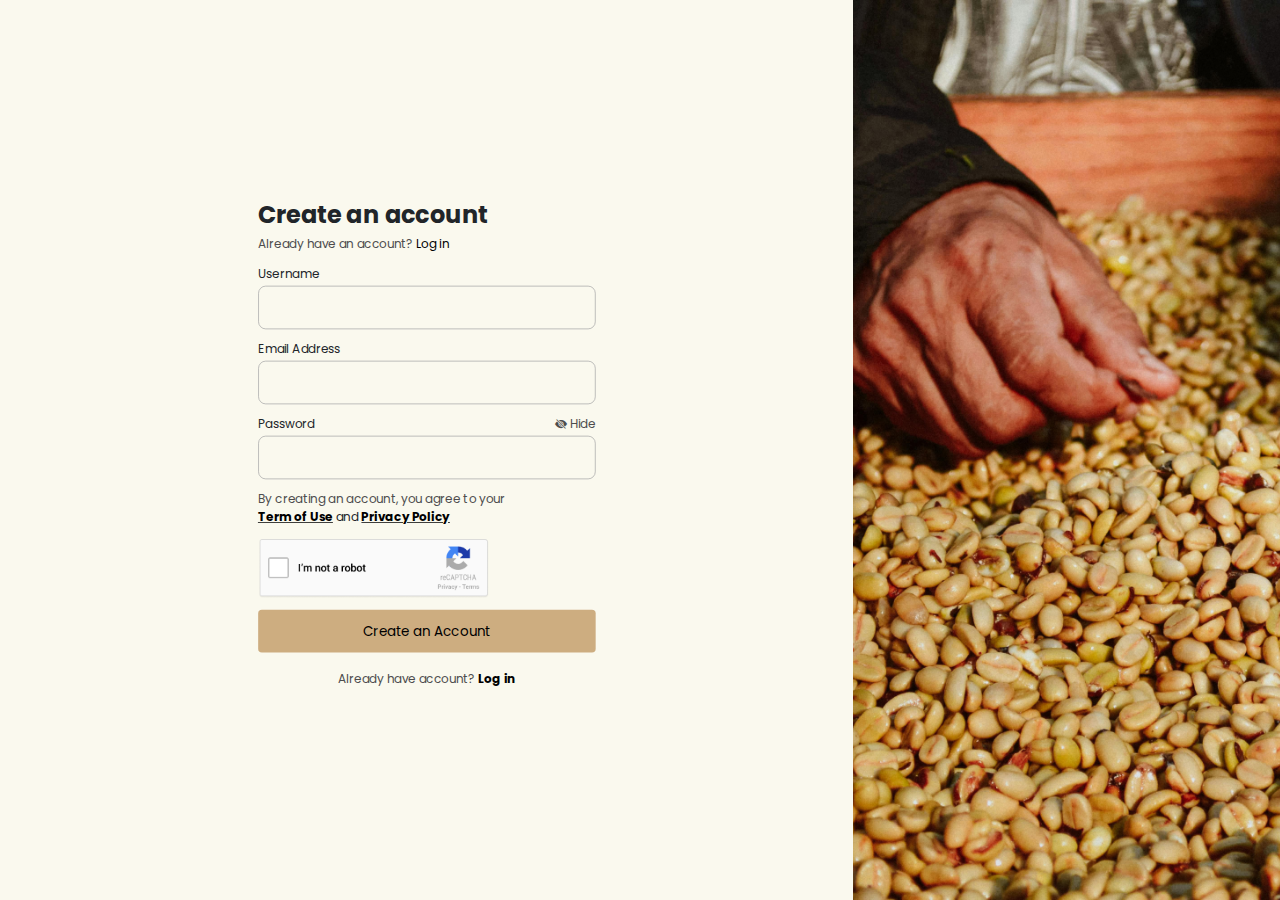
<file: register.html>
<!DOCTYPE html>
<html lang="en">
  <head>
    <meta charset="utf-8" />
    <meta name="viewport" content="width=device-width, initial-scale=1" />
    <title>Patuwen Kopi - Login</title>
    <link
      href="https://cdn.jsdelivr.net/npm/bootstrap@5.3.3/dist/css/bootstrap.min.css"
      rel="stylesheet"
      integrity="sha384-QWTKZyjpPEjISv5WaRU9OFeRpok6YctnYmDr5pNlyT2bRjXh0JMhjY6hW+ALEwIH"
      crossorigin="anonymous"
    />
    <link
      rel="stylesheet"
      href="https://cdn.jsdelivr.net/npm/bootstrap-icons@1.11.3/font/bootstrap-icons.min.css"
    />
    <link
      href="https://fonts.googleapis.com/css2?family=Poppins:wght@300;400;600&display=swap"
      rel="stylesheet"
    />
    <link rel="stylesheet" href="login-reg.css" />
  </head>
  <body>
    <div class="login-container">
      <div class="login-form">
        <form>
          <h2 class="fw-bold">Create an account</h2>
          <p style="color: #4d4d4d">
            Already have an account?
            <span
              ><a style="text-decoration: none; color: black" href="login.html"
                >Log in</a
              ></span
            >
          </p>
          <div class="email input-box">
            <label for="username">Username</label>
            <input style="width: 450px !important" type="text" id="email" />
          </div>
          <div class="email input-box">
            <label for="username">Email Address</label>
            <input type="text" id="email" />
          </div>
          <div class="password input-box">
            <div class="password-label">
              <label for="password">Password</label>
              <a href=""
                ><span class="me-1"><i class="bi bi-eye-slash-fill"></i></span
                >Hide</a
              >
            </div>
            <input type="password" id="password" />
          </div>
          <div class="term-policy">
            <p style="color: #4d4d4d; margin: 0">
              By creating an account, you agree to your
            </p>
            <p>
              <span><a href="">Term of Use</a></span> and
              <span><a href="">Privacy Policy</a></span>
            </p>
          </div>
          <img src="./Image/login-register-page/im-not-robot.png" alt="" />

          <div class="sign-in">
            <input
              style="
                background-color: #cdad80;
                padding-block: 15px;
                font-size: 18px;
              "
              type="submit"
              value="Create an Account"
            />
          </div>
          <p style="text-align: center; color: #4d4d4d" class="mt-2">
            Already have account?
            <span
              ><a
                href="login.html"
                style="text-decoration: none; font-weight: bold; color: black"
                >Log in</a
              ></span
            >
          </p>
        </form>
      </div>

      <div
        class="login-image"
        style="
          background-image: url(./Image/login-register-page/register-img.png);
        "
      ></div>
    </div>
    <script
      src="https://cdn.jsdelivr.net/npm/bootstrap@5.3.3/dist/js/bootstrap.bundle.min.js"
      integrity="sha384-YvpcrYf0tY3lHB60NNkmXc5s9fDVZLESaAA55NDzOxhy9GkcIdslK1eN7N6jIeHz"
      crossorigin="anonymous"
    ></script>
  </body>
</html>
</file>
<file: index.css>
h1{
    font-size: 44px;
}

h2{
    font-size: 32px;
}

h3{
    font-size: 22px;
}

h4{
    font-size: 18px;
}

body{
    background-color: #FAF9EE;
}

/* navbar */
* {
    font-family: 'Poppins', sans-serif;
}

.nav-item{
    font-weight: bold;
}

.navbar-nav{
    gap: 20px;
}

.navbar{
    padding-inline: 5em;
    background-color: #FAF9EE;
}

.btn-contact{
    background-color: #7F5E32;
    color: white;
    font-weight: bold;
}

.btn-login{
    outline: 1.5px solid black;
    font-weight: bold;
    padding-inline: 20px;
}

.btn-login:hover{
    background-color: #7F5E32;
    color: white;
    outline: #7F5E32;
}

.btn-contact:hover{
    background-color: #7F5E32;
    color: white;
}

/* cover */
.cover-image{
    background-image: url('./Image/foto_cover_kopi.png');
    height: 80vh;
    background-repeat: no-repeat;
    display: flex;
    justify-content: center;
    background-size: contain;
    background-position: center;
    flex-direction: column;
    align-items: center;
    text-align: center;
    margin-block: 2em;
}

.title-cover{
    color: white;
    font-size: 44px;
    font-weight: bold;
}

.tagline-cover{
    color: white;
    font-size: 22px;
}

/* logo-group */
.logo-group{
    display: flex;
    justify-content: space-around;
    margin-block: 7em;
    margin-inline: 15em;
}

/* nikmati */
.nikmati{
    padding-inline: 5em;
    margin-bottom: 7em;
}

.left-side{
    display: flex;
    justify-content: space-between;
    flex-direction: column;
}

.left-side h2{
    font-weight: bold;
}

.left-side h4{
    line-height: 1.5em;
}

.left-side .btn-buynow{
    background-color: #7F5E32;
    border-radius: 0.6em;
    padding-inline: 15px;
    padding-block: 10px;
    color: #FAF9EE;
    font-weight: bold;
    font-size: 14px;
    margin-block: 10px;
    width: 7em;
}

.left-side .img{
    width: 100%;
    height: 40vh;
    background-image: url('./Image/left-side-nikmati-image.png');
    background-size: cover;
    background-repeat: no-repeat;
    margin: 0;
    padding: 0;
    margin-left: -1.5em;
    display: flex;
    justify-content: center;
    align-items: center;
    color: white;
    flex-direction: column;
    margin-bottom: -14px;
}

.left-side .img h3{
    font-weight: bold;
}

.time-group{
    display: flex;
    justify-content: center;
    gap: 10px;
}

.left-side .time{
    display: flex;
    justify-content: center;
    align-items: center;
    gap: 5px;
    flex-direction: column;
}

.left-side .time .time-content{
    padding-block: 8px;
    padding-inline: 35px;
    background-color: white;
    border-radius: 5px;
    color: black;
    font-size: 18px;
    font-weight: bold;
}

.right-side{
    display: flex;
    align-items: center;
    justify-content: center;
    position: relative;
}

.right-side .img{
    padding-bottom: 30px;
    margin-left: -10px;
}


.brown-block{
    height: 100%;
    width: 93%;
    background-color: #CDAD80;
    position: absolute;
    left: 0;
    top: 0;
    z-index: -2;
    border-bottom-left-radius: 10px;
}

.light-brown-block{
    height: 100%;
    width: 93%;
    background-color: #FAF9EE;
    position: absolute;
    z-index: -1;
    border-bottom-left-radius: 10px;
    margin-bottom: 30px;
    margin-left: -10px;
}


/* mengapa */
.mengapa{
    background-image: url('./Image/mengapa-harus-background.png');
    background-size: cover;
    background-position: center;
    background-repeat: no-repeat;
    height: 80vh;
    width: 100%;
    border-radius: 10px;
    margin-bottom: 7em;
    position: relative;
    overflow: hidden;
    display: flex;
    align-items: center;
}

.mengapa-overlay{
    position: absolute;
    top: 0;
    left: 0;
    background-color: rgba(127, 94, 50, 0.8);
    z-index: 0;
    width: 100%;
    height: 100%;
}

.mengapa-group{
    width: 100%;
    display: flex;
    justify-content: center;
    align-items: center;
    gap: 70px;
}

.mengapa-content h3{
    font-size: 18px;
    font-weight: bold;
    margin-block: 10px;

}

.mengapa .mengapa-content{
    z-index: 2;
    background-color: #FAF9EE;
    padding-block: 65px;
    padding-inline: 55px;
    border-radius: 10px;
}

.mengapa-content p{
    font-size: 14px;
}

/* about */
.about{
    margin-bottom: 7em;
}
.about-us .btn-explore{
    background-color: #7F5E32;
    color: white;
    padding-inline: 35px;
    font-size: 18px;
    margin-top: 25px;
}

/* gallery */
.gallery{
    height: 100vh;
    background-color: #331e00;
    display: flex;
    align-items: center;
    justify-content: center;
    flex-direction: column;
    margin-bottom: -10px;
}

.gallery h1{
    color: white;
    font-weight: bold;
    margin-bottom: 60px;
}

.owl-carousel .item img{
    height: 40vh;
    object-fit: cover;
    object-position: center;
}

.owl-carousel{
    position: relative;
}
.owl-carousel::before{
    height: 77%;
    width: 15%;
    background: linear-gradient(to right, rgba(0,0,0,0.7), rgba(0,0,0,0));
    position: absolute;
    top: 0;
    left: 0;
    content: ' ';
    z-index: 2;
}

.owl-carousel::after{
    height: 77%;
    width: 15%;
    background: linear-gradient(to left, rgba(0,0,0,0.7), rgba(0,0,0,0));
    position: absolute;
    top: 0;
    right: 0;
    content: ' ';
    z-index: 2;
}



/* profile */
.tab-pane {
    display: none;
}

.tab-pane.active {
    display: block;
}

.dropdown-toggle{
    background-color: #FAF9EE;
    outline: 1px solid gray;
    padding-inline: 20px;
}


.profile-tani{
    margin-inline: 8em;
    margin-top: 3em;
}

.profile-tani .img-group{
    display: flex;
    gap: 5px;
}

.img-group{
    margin-bottom: 2.5em;
    margin-top: 4em;
}

.img-group .main-img{
    flex-grow: 2.1;
    height: 50vh;
    background-position: center;
    background-size: cover;
    background-repeat: no-repeat;
    border-radius: 10px;
    box-shadow: 1px 1px 10px 2px rgba(0, 0, 0, 0.2);

}

.img-group .img-content{
    flex-grow: 1;
    height: 50vh;
    background-position: center;
    background-size: cover;
    background-repeat: no-repeat;
    border-radius: 10px;
    box-shadow: 1px 1px 10px 2px rgba(0, 0, 0, 0.2);

}

.tab-description h4{
    font-weight: bold;
}

.tab-description p{
    text-align: justify;
}

.cta-tunas-baru{
    display: flex;
    align-items: center;
    justify-content: center;
    height: 70vh;
    padding-inline: 5em;
    padding-block: 4em;
}

.cta-tunas-baru .box{
    display: flex;
    background-color: #E3D3B7;
    height: 100%;
    width: 100%;
    border-radius: 10px;
    padding-block: 2.5em;
    padding-inline: 3em;
}

.cta-tunas-baru .box h2{
    font-weight: bold;
}

.cta-tunas-baru .box .btn-buynow{
    background-color: #7F5E32;
    border-radius: 0.6em;
    padding-inline: 15px;
    padding-block: 10px;
    color: #FAF9EE;
    font-weight: bold;
    font-size: 14px;
    margin-block: 10px;
    width: 7em;
}

.cta-img{
    background-repeat: no-repeat;
    background-size: cover;
    background-position: center;
    content: '';
}


.icons-group{
    position: fixed;
    bottom: 5px;
    right: 5px;
    z-index: 999;
    display: flex;
    justify-content: center;
    align-items: center;
    gap: 6px;
}

.icon-content .btn{
    padding: 0;
    font-size: 22px;
}

.icon-content .btn-cart{
    background-color: #7F5E32;
    padding-block: 2.5px;
    padding-inline: 8px;
    color: white;
    box-shadow: 1px 3px 5px 2px rgba(0, 0, 0, 0.2);
}


/* about-page */
.about{
    margin-inline: 5em;
}

.about .main-img{
    background-size: cover;
    height: 80vh;
    box-shadow: none;
 
}

/* blog-page */
.blog-layout .left-side h2{
    color: #7F5E32;
}

.blog-layout .left-side h3{
    font-weight: bold;
    margin-block: 10px;
}

.blog-layout .left-side a{
    text-decoration: none;
    color: black;
}

.blog-layout {
    display: flex;
    gap: 40px;
    padding-inline: 7.5em;
    margin-top: 3em;
  }
  
  .main-content {
    flex: 1.3;
  }
  
  .sidebar {
    flex: 1;
  }
  
  .sidebar .card {
    border: 1px solid black;
    border-radius: 10px;
    padding: 10px;
    margin-bottom: 20px; 
    background-color: transparent;
  }
  
  .blog-layout .right-side .blog-img-content{
    height: 100%;
    background-repeat: no-repeat;
    background-size: cover;
  }
  .blog-layout .right-side .date{
    font-size: 12px;
    color: #7F5E32;
  }

  .blog-layout .right-side .title{
    font-weight: bold;
    margin-block: 2px;
  }

  .blog-layout .right-side .desc{
    font-size: 14px;
  }

  .main-image {
    width: 100%;
    border-radius: 10px;
    margin-bottom: 10px;
  }
</file>
<file: login-reg.css>
* {
    box-sizing: border-box;
  }
  
  body {
    font-family: 'Poppins', sans-serif;
    overflow: hidden;
  }
  
  .login-container {
    display: flex;
    height: 100vh;
    background-color: #FAF9EE;
  }
  
  .login-form {
    width: 100%;
    display: flex;
    flex-direction: column;
    justify-content: center;
    align-items: center;
    transform: scale(0.75);

  }
  
  .input-box{
    display: flex;
    flex-direction: column;
    gap: 3px;
    margin-bottom: 15px;
  }

  .input-box input{
    outline: none;
    background-color: transparent;
    border: 1.5px solid darkgray;
    padding: 1em;
    border-radius: 10px;
  }
  

  .remember input[type="checkbox"]{
    display: none;
  }

  .remember input[type="checkbox"] + label::before {
    content: "";
    display: inline-block;
    width: 20px;
    height: 20px;
    border: 1.5px solid #000;
    background-color: transparent;
    border-radius: 5px;
    vertical-align: middle; 
    margin-right: 10px; 
  }
  

  .remember input[type="checkbox"]:checked + label::before {
    background-color: #7F5E32;
  }
  

  .remember label {
    cursor: pointer;
    font-size: 16px;
    display: inline-block;
    vertical-align: middle;
  }

  .remember{
    display: flex;
    justify-content: space-between;
  }

  .sign-in input[type="submit"]{
    width: 100%;
    border-radius: 5px;
    padding-block: 10px;
    border: none;
    background-color: white;
    margin-block: 15px;
  }

  .sign-in-google{
    background-color: transparent;
    width: 100%;
    border: 1.5px solid black;
    border-radius: 7px;
    display: flex;
    align-items: center;
    justify-content: center;
    padding-block: 3px;
    gap: 5px;
  }

  .sign-in-google:hover{
    cursor: pointer;
  }

  .login-image {
    width: 50%;
    background: url('login-img.png') no-repeat center center;
    background-size: cover;
  }
  
  .term-policy a{
    color: black;
    font-weight: bold;
  }

  .password-label{
    display: flex;
    justify-content: space-between;
  }

  .password-label a{
    text-decoration: none;
    color: #4D4D4D;
  }
</file>
<file: product.css>
#main-row{
    margin-inline: 5em;
    margin-block: 3em;
}

/* title */
#main-row .col h1{
    color: #7f5e32;
}

/* dropdown */
#product-dropdown{
    background-color: #ffffff;
    width: 15rem;
    display: flex;
    justify-content: space-between;
    align-items: center;
}
.dropdown-item:hover {
    background-color: #e5e5ea !important;
  }
  
  .dropdown-item:active {
    background-color: #cdad80 !important;
  }

  .dropdown-toggle{
    border-top-left-radius: 10px;
    border-top-right-radius: 10px;
    border-bottom-right-radius: 0px;
    border-bottom-left-radius: 0px;
    outline: none !important;
  }
/* carousel */
.carousel.slide{
    width: 400px;
    display: flex;
    flex-direction: column;
    margin-top: 20px;
}
#product-carousel{
    justify-content: center;
    align-items: center;
}
.carousel-item{
    background-color: #e3d3b7;
    width: 100%;
    height: 400px;
    justify-content: center;
    align-content: center;
    display: flex;
    position: relative;
}

.carousel-item img{
    height: 100%;
    padding-bottom: 30px;
}
.product-pic{
    height: 250px;
    margin: 0 auto;
}
.carousel-caption{
    background-color: #cdad80;
    color: #000000 !important;
    bottom: 0 !important;
    left: 0 !important;
    width: 100%;
}
.carousel-indicators{
    position: relative !important;
}
.carousel-indicators button {
    width: 10px !important;
    height: 10px !important;
    border-radius: 50%;
    background-color: #c7c7cc !important;
    border: none;
    margin: 5px;
}
.carousel-indicators .active {
    background-color: #bebe93;
}

/* product detail */
#product-detail-name{
    display: flex;
    flex-direction: row;

    button{
        width: fit-content;
        background-color: transparent;
        border: none;
        color: #8e8e93;
        position: relative;
        display: flex;
        justify-content: center;
    }
    button.active{
        color: #000000;
        display: flex;
        justify-content: center;
    }
    button.active::after{
        width: 60%;
        position: absolute;
        bottom: 0;
        left: 0;
        height: 2px;
        background-color: black;
        content: '';
        margin-left: 15px;
    }
}

#product-detail-desc{
    margin-top: 15px;

    h3{
        font-weight: bolder;
    }
}

.instruction{
    font-size: 13px;
    margin-bottom: 5px;
    color: #8e8e93;
}
.detail-btns{
    margin-bottom: 20px;
    button{
        background-color: #e3d3b7;
        border: none;
        border-radius: 5px;
        color: #9B9A9A;
        font-weight: 600;
        padding: 6px 16px;
        margin-right: 3px;
    }
    button.active{
        background-color: #7f5e32;
        color: #ffffff;
    }
}
#payment{
    margin-bottom: 20px;
}
#payment-dropdown{
    background-color: #ffffff;
    width: 25em;
    display: flex;
    justify-content: space-between;
    align-items: center;
    border-radius: 0px;
    color: lightgray;   
    padding: 15px;
    font-size: 12px;
    position: relative;
}

#payment-dropdown::before{
    position: absolute;
    right: 0;
    top: 50;
    content: ">";
    margin-right: 10px;
    color: black;
}

#payment-dropdown::after{
    display: none;
}
#total .detail-btns {
    display: flex;
    align-items: center;
    h3{
        margin: 0;
        width: auto;
        font-weight: bold;
        margin-right: 30px;
    }
    button{
        margin: 0
    };
}

#small-button{
    display: flex;
    justify-content: center;
    align-items: center;
    button{
        border: none;
        margin: 3px;
    }
    #icon-cart{
        background-color: #7f5e32;
        color: #ffffff;
        border-radius: 5px;
        font-size: 25px;
    }
    #icon-arrow{
        background-color: transparent;
        color: #7f5e32;
        font-size: 30px;
    }
}
</file>
